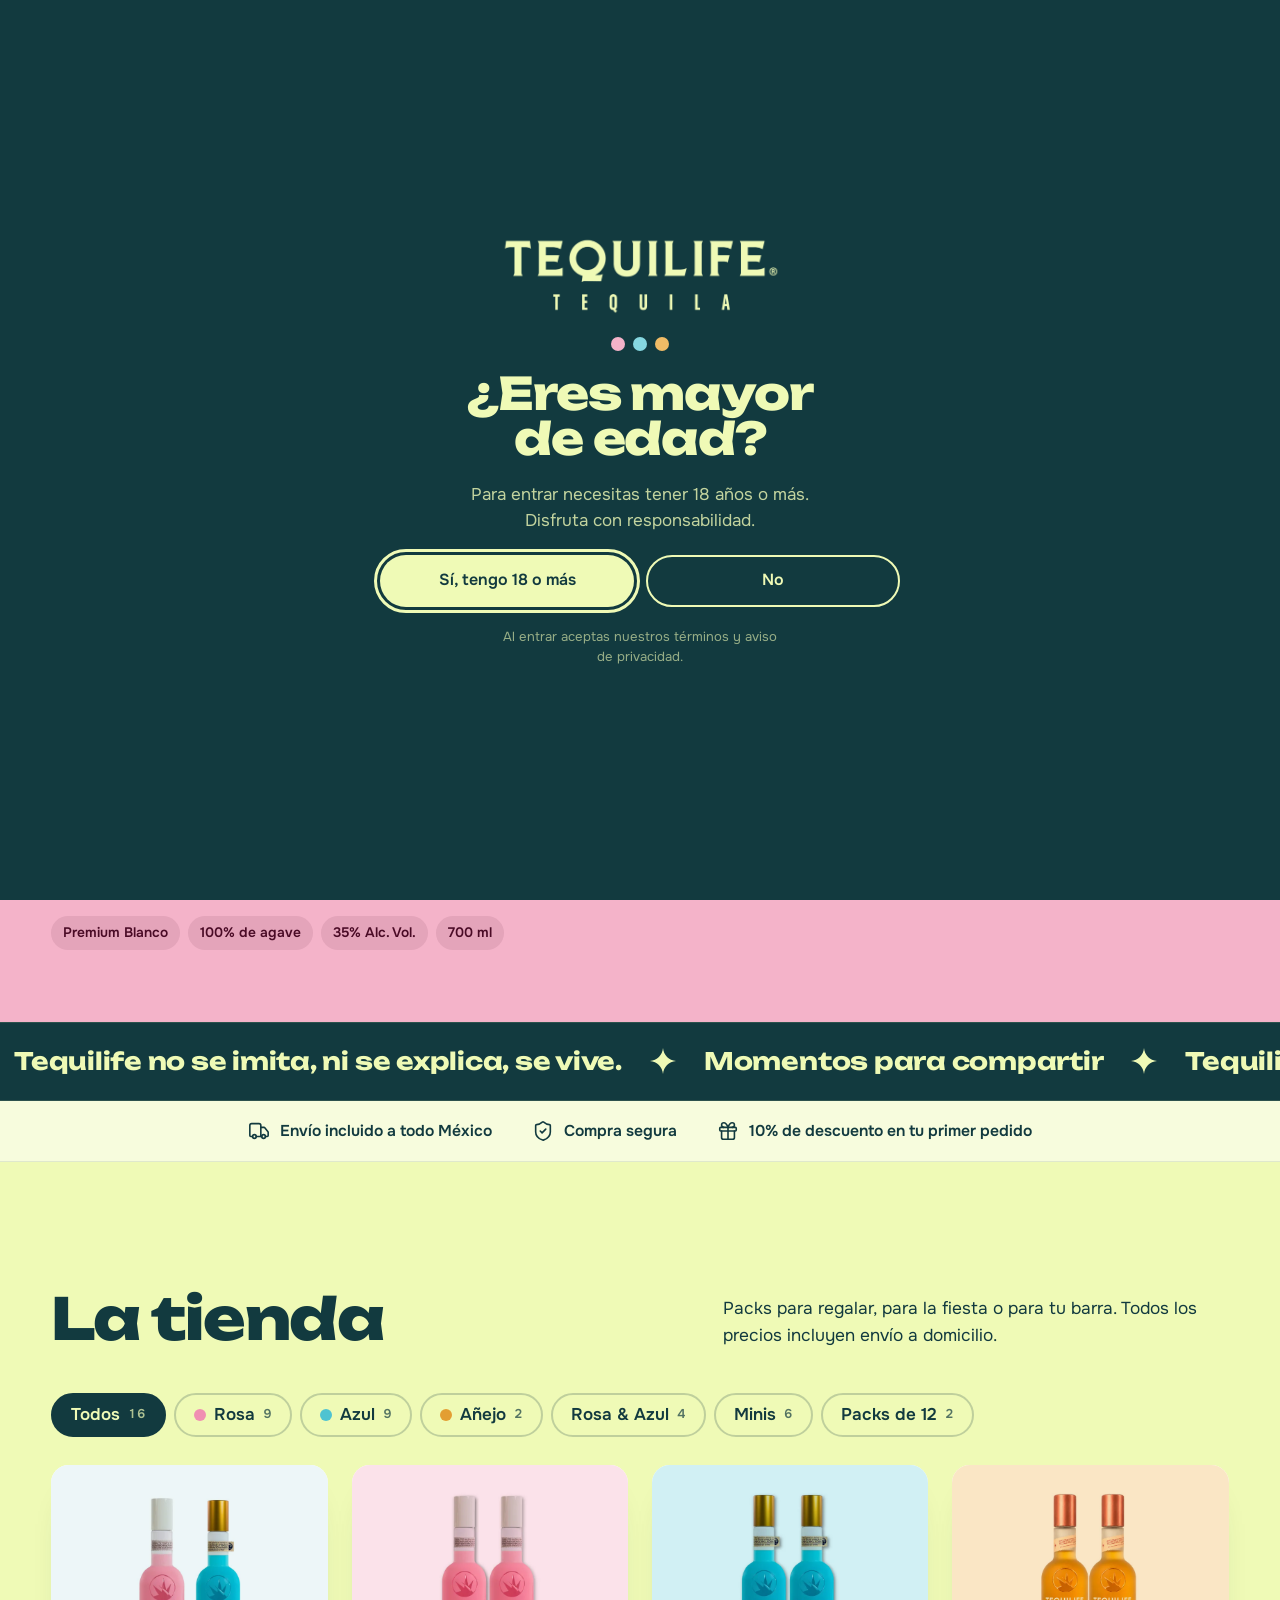
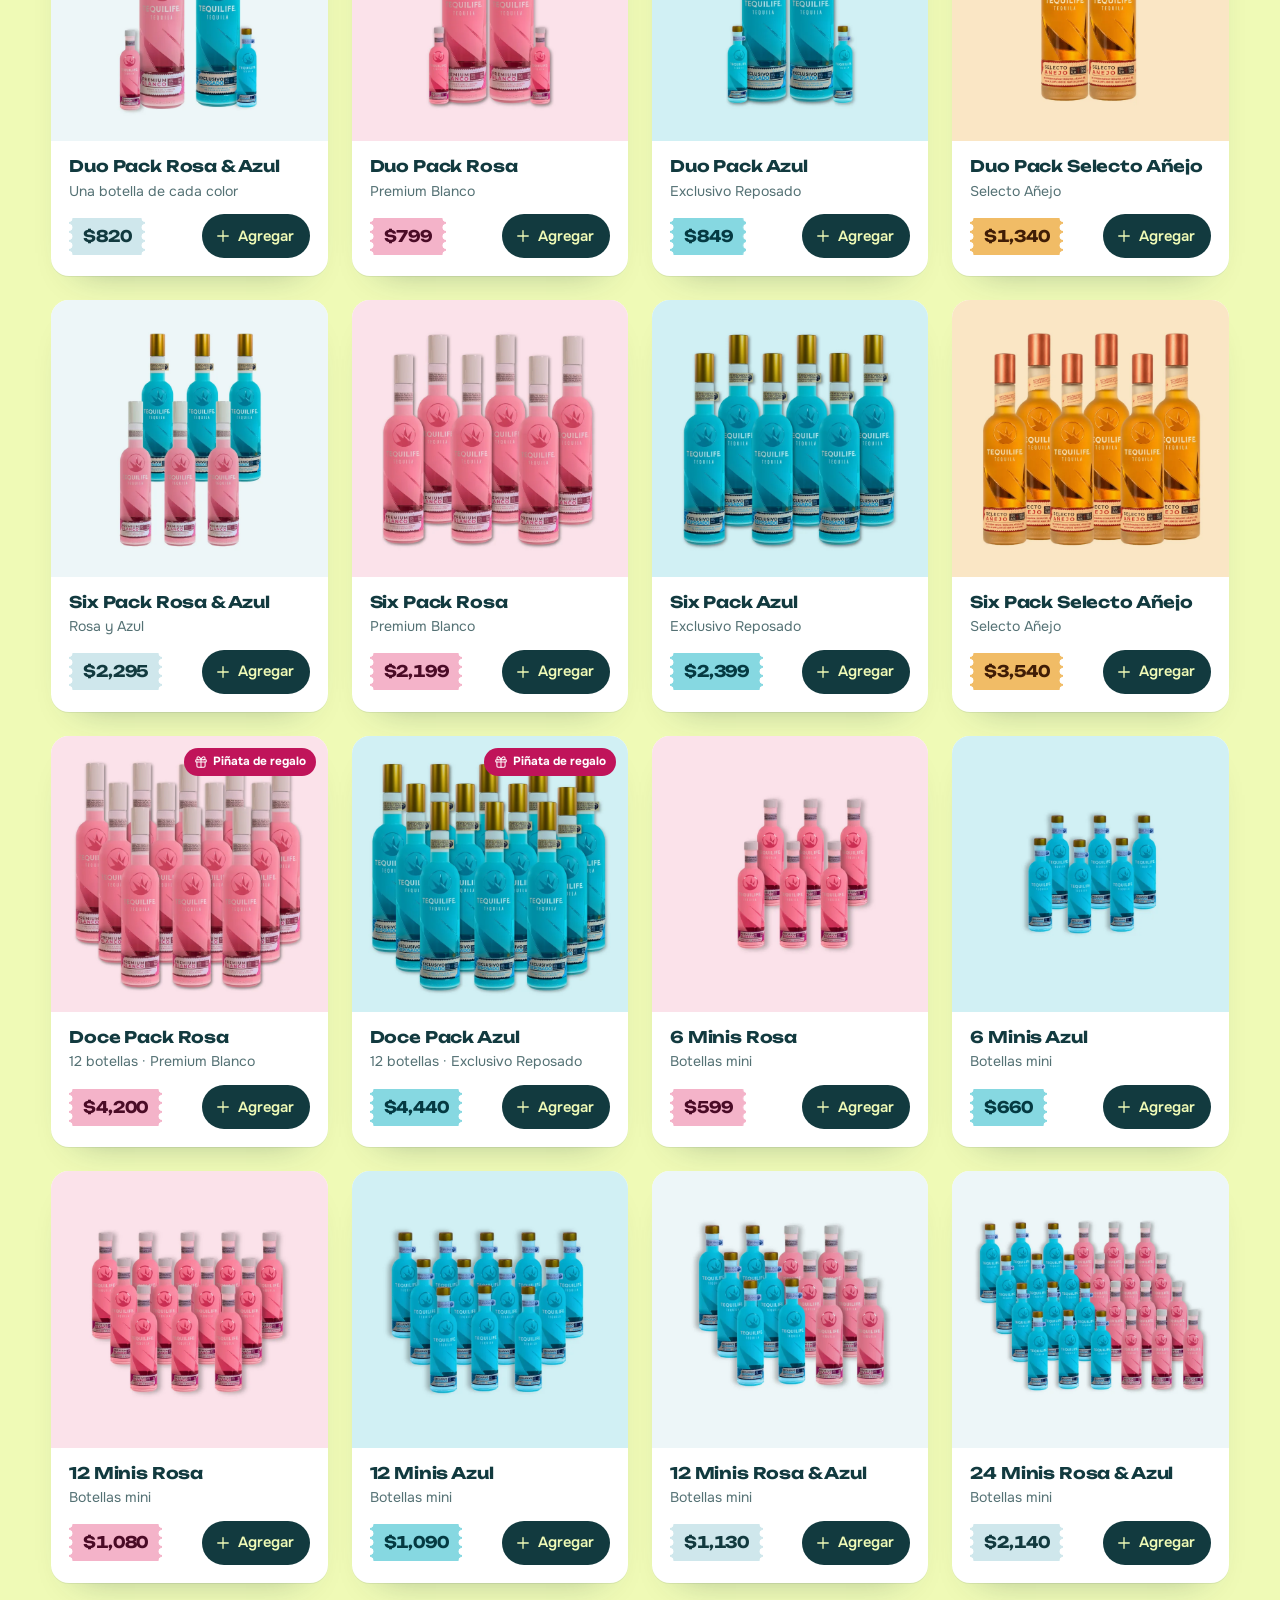
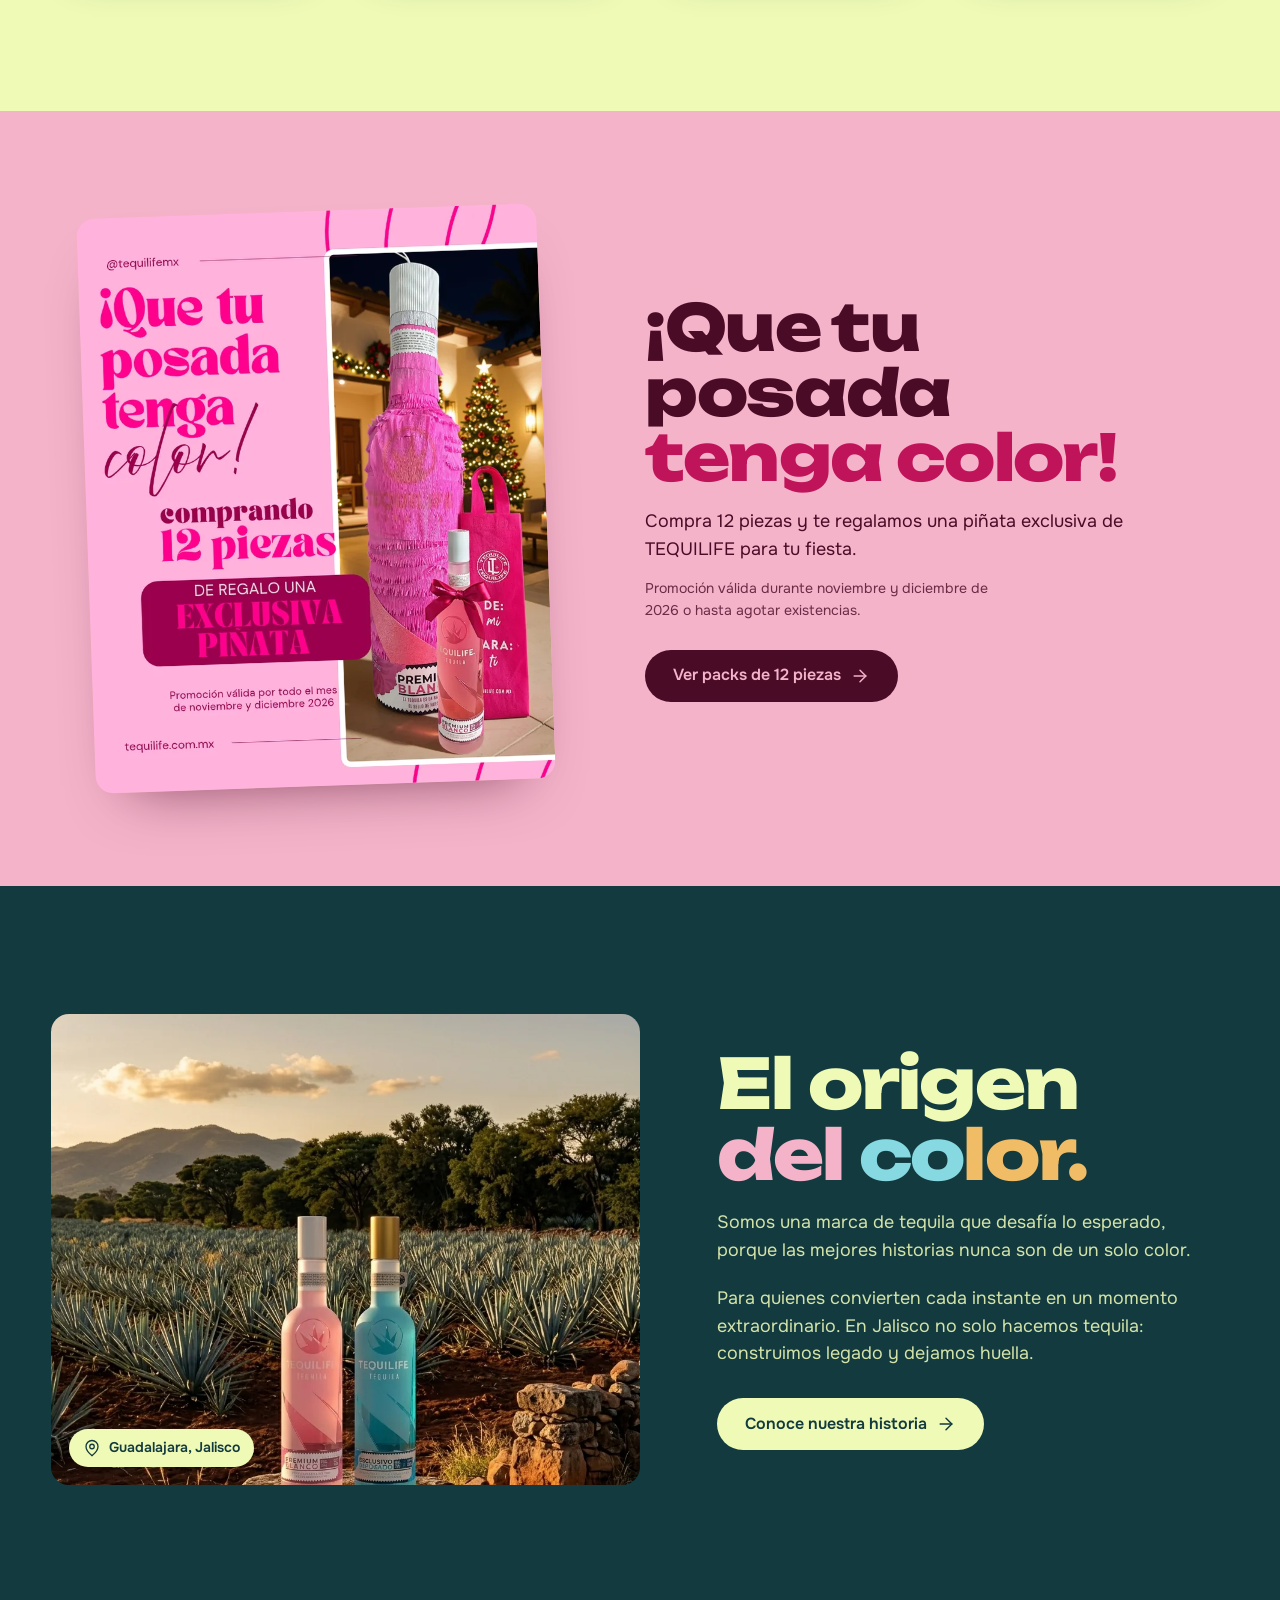
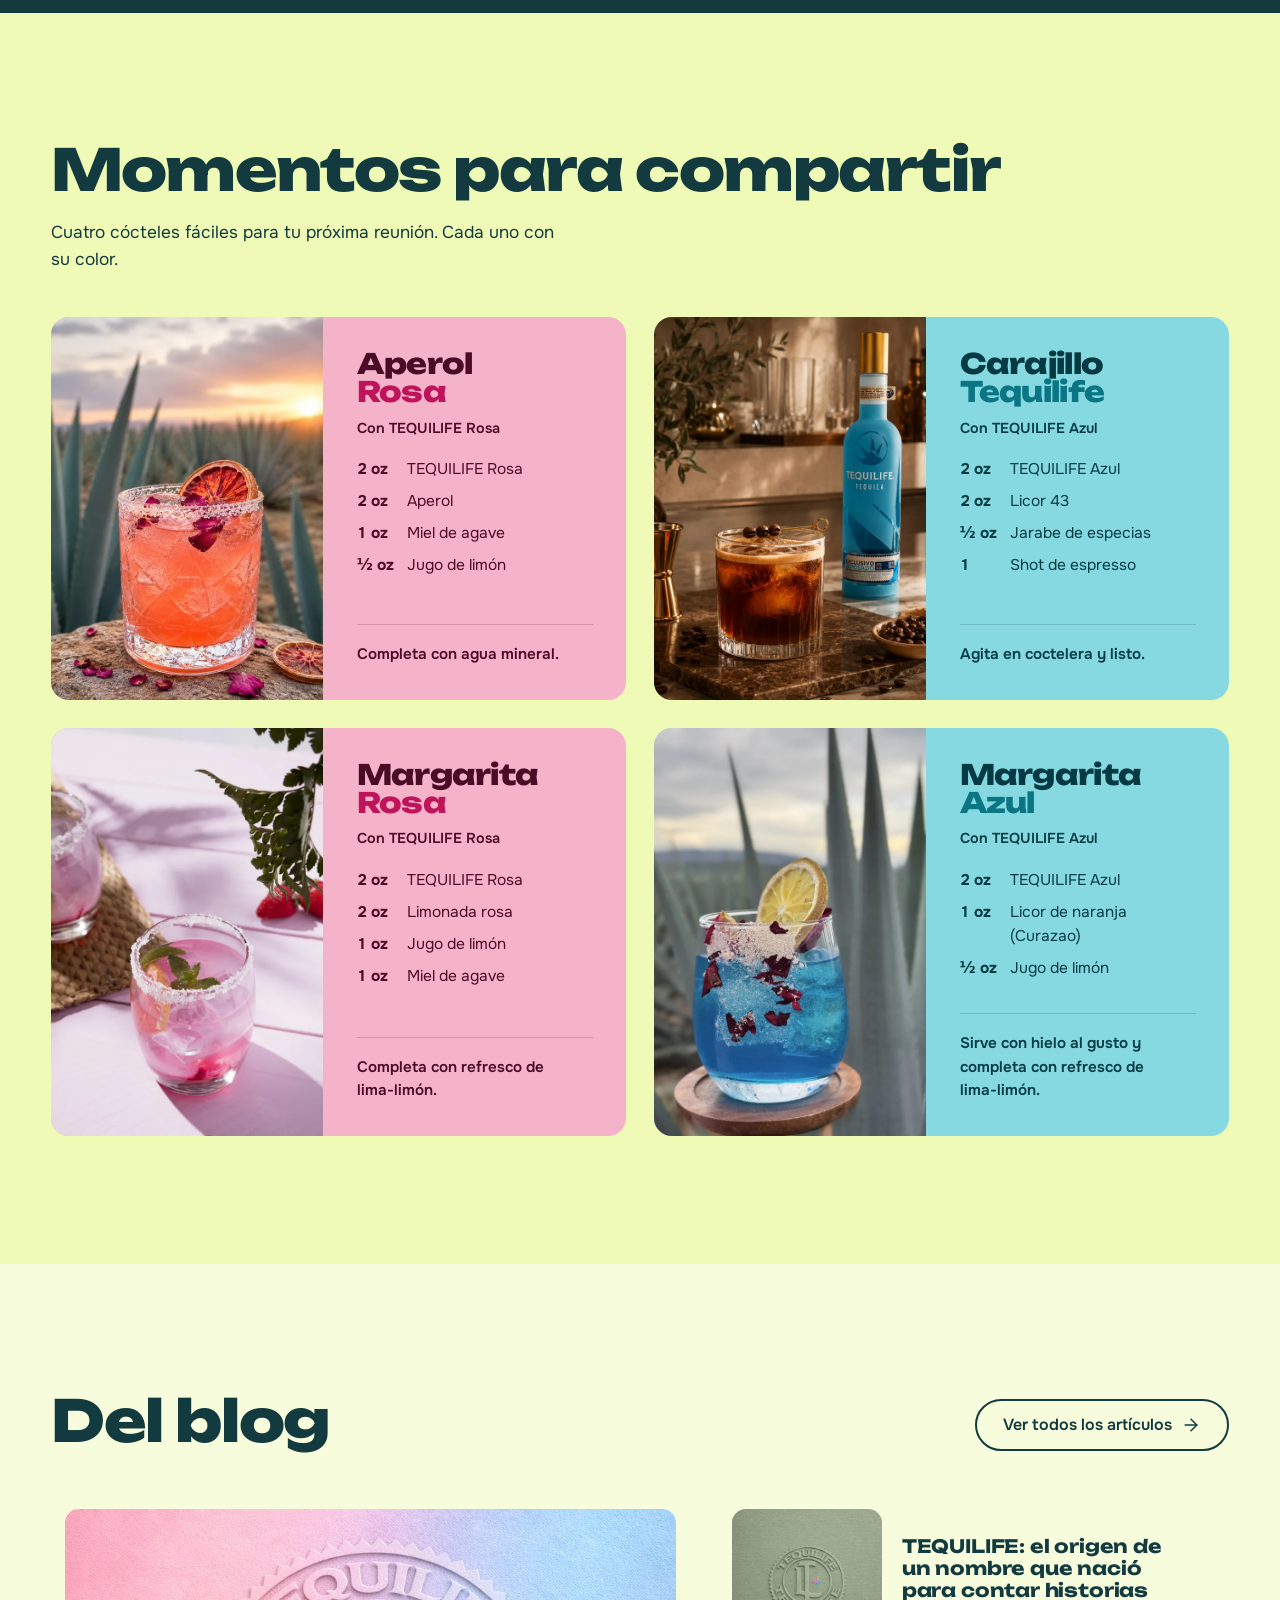
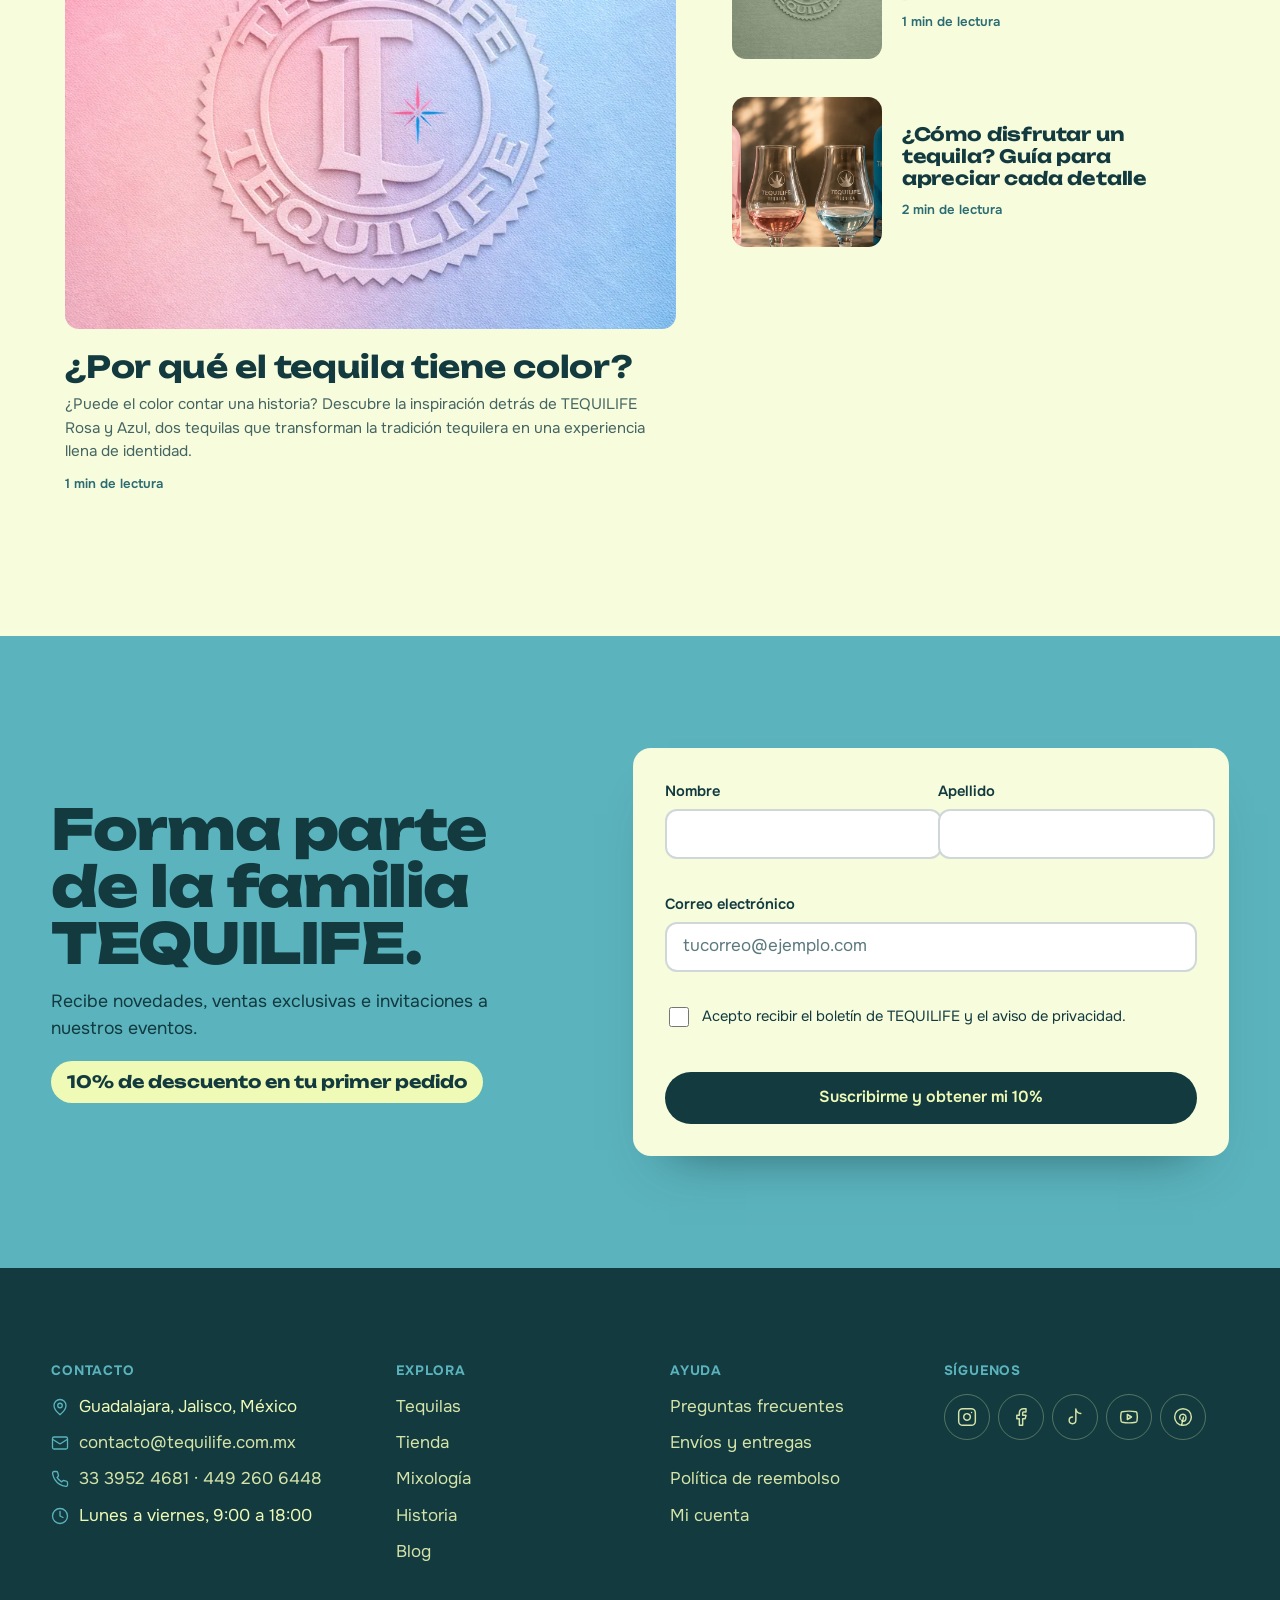
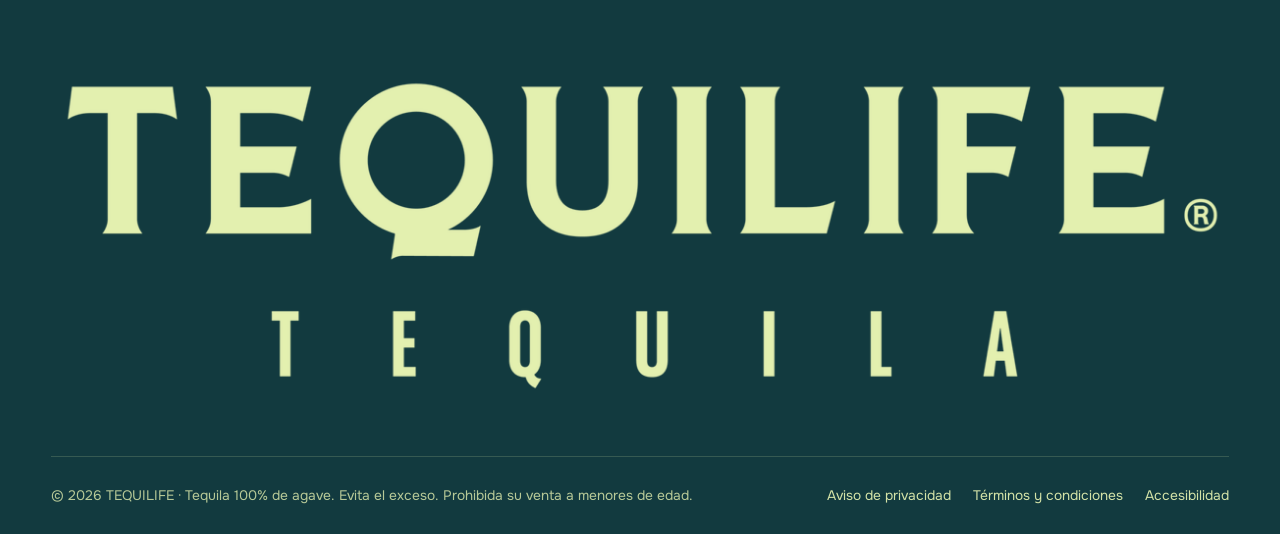
<file: index.html>
<!doctype html>
<html lang="es-MX">
<head>
<meta charset="utf-8">
<meta name="viewport" content="width=device-width, initial-scale=1">
<title>TEQUILIFE · Tequila con color</title>
<meta name="robots" content="noindex, nofollow">
<meta name="description" content="TEQUILIFE: tequila 100% de agave hecho en Jalisco. Rosa, Azul y Añejo. Envío incluido a todo México.">
<link rel="preconnect" href="https://fonts.googleapis.com">
<link rel="preconnect" href="https://fonts.gstatic.com" crossorigin>
<link href="https://fonts.googleapis.com/css2?family=Onest:wght@400;500;600;700&family=Unbounded:wght@500;700;800;900&display=swap" rel="stylesheet">
<link rel="stylesheet" href="styles.css">
</head>
<body>

<!-- Icon sprite -->
<svg width="0" height="0" style="position:absolute" aria-hidden="true">
  <symbol id="i-bag" viewBox="0 0 24 24"><path d="M6 2 3 6v14a2 2 0 0 0 2 2h14a2 2 0 0 0 2-2V6l-3-4Z"/><path d="M3 6h18"/><path d="M16 10a4 4 0 0 1-8 0"/></symbol>
  <symbol id="i-user" viewBox="0 0 24 24"><circle cx="12" cy="8" r="5"/><path d="M20 21a8 8 0 0 0-16 0"/></symbol>
  <symbol id="i-menu" viewBox="0 0 24 24"><path d="M4 7h16M4 12h16M4 17h16"/></symbol>
  <symbol id="i-x" viewBox="0 0 24 24"><path d="M18 6 6 18M6 6l12 12"/></symbol>
  <symbol id="i-plus" viewBox="0 0 24 24"><path d="M5 12h14M12 5v14"/></symbol>
  <symbol id="i-minus" viewBox="0 0 24 24"><path d="M5 12h14"/></symbol>
  <symbol id="i-check" viewBox="0 0 24 24"><path d="M20 6 9 17l-5-5"/></symbol>
  <symbol id="i-arrow" viewBox="0 0 24 24"><path d="M5 12h14"/><path d="m12 5 7 7-7 7"/></symbol>
  <symbol id="i-truck" viewBox="0 0 24 24"><path d="M14 18V6a2 2 0 0 0-2-2H4a2 2 0 0 0-2 2v11a1 1 0 0 0 1 1h2"/><path d="M15 18H9"/><path d="M19 18h2a1 1 0 0 0 1-1v-3.65a1 1 0 0 0-.22-.62l-3.48-4.35A1 1 0 0 0 17.52 8H14"/><circle cx="17" cy="18" r="2"/><circle cx="7" cy="18" r="2"/></symbol>
  <symbol id="i-gift" viewBox="0 0 24 24"><rect x="3" y="8" width="18" height="4" rx="1"/><path d="M12 8v13"/><path d="M19 12v7a2 2 0 0 1-2 2H7a2 2 0 0 1-2-2v-7"/><path d="M7.5 8a2.5 2.5 0 0 1 0-5C10 3 12 8 12 8s2-5 4.5-5a2.5 2.5 0 0 1 0 5"/></symbol>
  <symbol id="i-shield" viewBox="0 0 24 24"><path d="M20 13c0 5-3.5 7.5-7.66 8.95a1 1 0 0 1-.67-.01C7.5 20.5 4 18 4 13V6a1 1 0 0 1 1-1c2 0 4.5-1.2 6.24-2.72a1.17 1.17 0 0 1 1.52 0C14.51 3.81 17 5 19 5a1 1 0 0 1 1 1z"/><path d="m9 12 2 2 4-4"/></symbol>
  <symbol id="i-pin" viewBox="0 0 24 24"><path d="M20 10c0 5-5.5 10.2-7.4 11.8a1 1 0 0 1-1.2 0C9.5 20.2 4 15 4 10a8 8 0 0 1 16 0"/><circle cx="12" cy="10" r="3"/></symbol>
  <symbol id="i-mail" viewBox="0 0 24 24"><rect x="2" y="4" width="20" height="16" rx="2"/><path d="m22 7-8.97 5.7a1.94 1.94 0 0 1-2.06 0L2 7"/></symbol>
  <symbol id="i-phone" viewBox="0 0 24 24"><path d="M22 16.92v3a2 2 0 0 1-2.18 2 19.8 19.8 0 0 1-8.63-3.07 19.5 19.5 0 0 1-6-6A19.8 19.8 0 0 1 2.12 4.18 2 2 0 0 1 4.11 2h3a2 2 0 0 1 2 1.72c.13.96.36 1.9.7 2.81a2 2 0 0 1-.45 2.11L8.09 9.91a16 16 0 0 0 6 6l1.27-1.27a2 2 0 0 1 2.11-.45c.9.34 1.85.57 2.81.7A2 2 0 0 1 22 16.92z"/></symbol>
  <symbol id="i-clock" viewBox="0 0 24 24"><circle cx="12" cy="12" r="10"/><path d="M12 6v6l4 2"/></symbol>
  <symbol id="i-instagram" viewBox="0 0 24 24"><rect x="2" y="2" width="20" height="20" rx="5"/><path d="M16 11.37A4 4 0 1 1 12.63 8 4 4 0 0 1 16 11.37z"/><path d="M17.5 6.5h.01"/></symbol>
  <symbol id="i-facebook" viewBox="0 0 24 24"><path d="M18 2h-3a5 5 0 0 0-5 5v3H7v4h3v8h4v-8h3l1-4h-4V7a1 1 0 0 1 1-1h3z"/></symbol>
  <symbol id="i-tiktok" viewBox="0 0 24 24"><path d="M9 12a4 4 0 1 0 4 4V2.5c.5 2.7 2.7 5 6 5.2"/></symbol>
  <symbol id="i-youtube" viewBox="0 0 24 24"><path d="M2.5 17a24 24 0 0 1 0-10 2 2 0 0 1 1.4-1.4 49.6 49.6 0 0 1 16.2 0A2 2 0 0 1 21.5 7a24 24 0 0 1 0 10 2 2 0 0 1-1.4 1.4 49.6 49.6 0 0 1-16.2 0A2 2 0 0 1 2.5 17"/><path d="m10 15 5-3-5-3z"/></symbol>
  <symbol id="i-pinterest" viewBox="0 0 24 24"><circle cx="12" cy="12" r="10"/><path d="m10.4 21.5 2.2-9.3"/><path d="M8.6 14.6a3.8 3.8 0 1 1 7-2c0 2.6-1.4 4.6-3.4 4.6-.9 0-1.6-.5-1.7-1.2"/></symbol>
  <symbol id="i-star" viewBox="0 0 24 24"><path d="M12 0c.6 6.6 5.4 11.4 12 12-6.6.6-11.4 5.4-12 12-.6-6.6-5.4-11.4-12-12C6.6 11.4 11.4 6.6 12 0Z"/></symbol>
</svg>

<div class="demo-bar" role="note">
  <p class="demo-more"><b>Propuesta de diseño</b> por Pinu Industries · No es la tienda oficial de TEQUILIFE. Los pedidos y formularios no se envían.</p>
  <p class="demo-short"><b>Demo</b> de Pinu Industries · No es la tienda oficial</p>
</div>

<!-- Promo -->
<div class="promo" id="promo">
  <div class="wrap">
    <svg class="icon" aria-hidden="true"><use href="#i-gift"/></svg>
    <p><span class="promo-more">¡Que tu posada tenga color! </span>Compra 12 piezas y llévate una piñata<span class="promo-more"> exclusiva</span> de regalo. <a href="#posada">Ver promo</a></p>
    <button class="promo-close" id="promo-close" aria-label="Cerrar aviso"><svg class="icon" aria-hidden="true"><use href="#i-x"/></svg></button>
  </div>
</div>

<!-- Header -->
<header class="header on-dark" id="header">
  <div class="wrap">
    <a href="#inicio" class="logo" aria-label="TEQUILIFE, ir al inicio"></a>
    <nav class="nav" aria-label="Principal">
      <a href="#inicio">Tequilas</a>
      <a href="#tienda">Tienda</a>
      <a href="#cocteles">Cócteles</a>
      <a href="#historia">Historia</a>
      <a href="#blog">Blog</a>
    </nav>
    <div class="tools">
      <a href="#" class="tool tool-account" aria-label="Mi cuenta"><svg class="icon" aria-hidden="true"><use href="#i-user"/></svg></a>
      <button class="tool cart-btn" id="cart-open" aria-label="Abrir carrito, 0 productos">
        <svg class="icon" aria-hidden="true"><use href="#i-bag"/></svg>
        <span class="cart-label">Carrito</span>
        <span class="cart-count" id="cart-count">0</span>
      </button>
      <button class="tool menu-btn" id="menu-open" aria-label="Abrir menú" aria-expanded="false" aria-controls="mobile-menu"><svg class="icon" aria-hidden="true"><use href="#i-menu"/></svg></button>
    </div>
  </div>
</header>

<div class="mobile-menu on-dark" id="mobile-menu" role="dialog" aria-modal="true" aria-label="Menú">
  <div class="mobile-menu-top">
    <span class="logo" style="width:124px" aria-hidden="true"></span>
    <button class="tool" id="menu-close" aria-label="Cerrar menú"><svg class="icon" aria-hidden="true"><use href="#i-x"/></svg></button>
  </div>
  <nav aria-label="Móvil">
    <a href="#inicio">Tequilas</a>
    <a href="#tienda">Tienda</a>
    <a href="#cocteles">Cócteles</a>
    <a href="#historia">Historia</a>
    <a href="#blog">Blog</a>
  </nav>
  <div class="menu-foot">
    <a href="#" class="btn btn-lime"><svg class="icon" aria-hidden="true"><use href="#i-user"/></svg>Mi cuenta</a>
  </div>
</div>

<main>
  <!-- HERO -->
  <section class="hero" id="inicio" data-tone="rosa" aria-labelledby="hero-title">
    <div class="wrap">
      <div class="hero-copy">
        <h1 id="hero-title"><span>Un tequila.</span><span>Tres colores.</span><span>Mil historias.</span></h1>
        <p class="hero-lede">Nacimos para demostrar que el tequila puede verse diferente sin perder su esencia. 100% de agave, hecho en Jalisco.</p>

        <fieldset class="picker">
          <legend>Elige tu color</legend>
          <div class="swatches">
            <label class="swatch"><input type="radio" name="tone" value="rosa" checked><i class="dot" style="background:var(--rosa-deep)"></i><span>Rosa<small>Premium Blanco</small></span></label>
            <label class="swatch"><input type="radio" name="tone" value="azul"><i class="dot" style="background:var(--azul-deep)"></i><span>Azul<small>Exclusivo Reposado</small></span></label>
            <label class="swatch"><input type="radio" name="tone" value="anejo"><i class="dot" style="background:var(--anejo-deep)"></i><span>Añejo<small>Selecto Añejo</small></span></label>
          </div>
        </fieldset>

        <div class="buy">
          <button class="btn btn-solid" id="hero-add"><svg class="icon" aria-hidden="true"><use href="#i-bag"/></svg><span id="hero-add-label">Agregar Duo Pack Rosa</span></button>
          <div class="buy-meta" aria-live="polite"><strong id="hero-price">$799</strong>Envío incluido</div>
        </div>
        <div class="specs" aria-label="Características">
          <span class="spec" id="hero-type">Premium Blanco</span>
          <span class="spec">100% de agave</span>
          <span class="spec">35% Alc. Vol.</span>
          <span class="spec">700 ml</span>
        </div>
      </div>

      <div class="stage" aria-hidden="true">
        <div class="stage-word"><span id="stage-word">ROSA</span></div>
        <div class="arch">
          <img src="assets/hero-rosa.webp" alt="" class="is-active" data-tone="rosa" width="733" height="1100" fetchpriority="high">
          <img src="assets/hero-azul.webp" alt="" data-tone="azul" width="733" height="1100" loading="lazy">
          <img src="assets/hero-anejo.webp" alt="" data-tone="anejo" width="733" height="1100" loading="lazy">
        </div>
        <div class="seal"><div><b>100%</b>de agave<br>Jalisco</div></div>
      </div>
    </div>
  </section>

  <!-- Marquee -->
  <div class="marquee" aria-hidden="true">
    <div class="marquee-track">
      <p>Tequilife no se imita, ni se explica, se vive.<svg><use href="#i-star"/></svg>Momentos para compartir<svg><use href="#i-star"/></svg>Tequilife no se imita, ni se explica, se vive.<svg><use href="#i-star"/></svg>Momentos para compartir<svg><use href="#i-star"/></svg></p>
      <p>Tequilife no se imita, ni se explica, se vive.<svg><use href="#i-star"/></svg>Momentos para compartir<svg><use href="#i-star"/></svg>Tequilife no se imita, ni se explica, se vive.<svg><use href="#i-star"/></svg>Momentos para compartir<svg><use href="#i-star"/></svg></p>
    </div>
  </div>

  <div class="perks">
    <div class="wrap">
      <ul>
        <li><svg class="icon" aria-hidden="true"><use href="#i-truck"/></svg>Envío incluido a todo México</li>
        <li><svg class="icon" aria-hidden="true"><use href="#i-shield"/></svg>Compra segura</li>
        <li><svg class="icon" aria-hidden="true"><use href="#i-gift"/></svg>10% de descuento en tu primer pedido</li>
      </ul>
    </div>
  </div>

  <!-- SHOP -->
  <section class="section" id="tienda" aria-labelledby="shop-title">
    <div class="wrap">
      <div class="section-head">
        <h2 id="shop-title">La tienda</h2>
        <p>Packs para regalar, para la fiesta o para tu barra. Todos los precios incluyen envío a domicilio.</p>
      </div>
      <div class="filters" role="group" aria-label="Filtrar productos" id="filters"></div>
      <div class="grid" id="grid" aria-live="polite"></div>
    </div>
  </section>

  <!-- POSADA PROMO -->
  <section class="posada" id="posada" aria-labelledby="posada-title">
    <div class="wrap">
      <figure><img src="assets/promo-posada.webp" alt="Botella de TEQUILIFE Rosa con piñata de regalo: promoción de posadas" width="720" height="900" loading="lazy"></figure>
      <div>
        <h2 id="posada-title">¡Que tu posada <em>tenga color!</em></h2>
        <p>Compra 12 piezas y te regalamos una piñata exclusiva de TEQUILIFE para tu fiesta.</p>
        <p class="fine">Promoción válida durante noviembre y diciembre de 2026 o hasta agotar existencias.</p>
        <a href="#tienda" class="btn" data-filter-link="doce">Ver packs de 12 piezas <svg class="icon" aria-hidden="true"><use href="#i-arrow"/></svg></a>
      </div>
    </div>
  </section>

  <!-- STORY -->
  <section class="story section on-dark" id="historia" aria-labelledby="story-title">
    <div class="wrap">
      <figure>
        <img src="assets/campo.webp" alt="Botellas de TEQUILIFE Rosa y Azul en un campo de agave al atardecer" width="1024" height="784" loading="lazy">
        <figcaption><svg class="icon" aria-hidden="true"><use href="#i-pin"/></svg>Guadalajara, Jalisco</figcaption>
      </figure>
      <div>
        <h2 id="story-title">El origen <span class="c1">del</span> <span class="c2">co</span><span class="c3">lor.</span></h2>
        <p>Somos una marca de tequila que desafía lo esperado, porque las mejores historias nunca son de un solo color.</p>
        <p>Para quienes convierten cada instante en un momento extraordinario. En Jalisco no solo hacemos tequila: construimos legado y dejamos huella.</p>
        <a href="#blog" class="btn btn-lime">Conoce nuestra historia <svg class="icon" aria-hidden="true"><use href="#i-arrow"/></svg></a>
      </div>
    </div>
  </section>

  <!-- COCKTAILS -->
  <section class="section" id="cocteles" aria-labelledby="cocktails-title">
    <div class="wrap">
      <div class="section-head">
        <h2 id="cocktails-title">Momentos para compartir</h2>
        <p>Cuatro cócteles fáciles para tu próxima reunión. Cada uno con su color.</p>
      </div>
      <div class="cocktails-grid">
        <article class="recipe" data-tone="rosa">
          <img src="assets/coctel-aperol.webp" alt="Aperol Rosa con escarchado, naranja deshidratada y pétalos de rosa" width="675" height="900" loading="lazy">
          <div class="recipe-body">
            <h3>Aperol <span>Rosa</span></h3>
            <p class="recipe-uses">Con TEQUILIFE Rosa</p>
            <ul>
              <li><b>2 oz</b>TEQUILIFE Rosa</li>
              <li><b>2 oz</b>Aperol</li>
              <li><b>1 oz</b>Miel de agave</li>
              <li><b>½ oz</b>Jugo de limón</li>
            </ul>
            <p class="finish">Completa con agua mineral.</p>
          </div>
        </article>
        <article class="recipe" data-tone="azul">
          <img src="assets/coctel-carajillo.webp" alt="Carajillo Tequilife en vaso corto junto a una botella de TEQUILIFE Azul" width="640" height="900" loading="lazy">
          <div class="recipe-body">
            <h3>Carajillo <span>Tequilife</span></h3>
            <p class="recipe-uses">Con TEQUILIFE Azul</p>
            <ul>
              <li><b>2 oz</b>TEQUILIFE Azul</li>
              <li><b>2 oz</b>Licor 43</li>
              <li><b>½ oz</b>Jarabe de especias</li>
              <li><b>1</b>Shot de espresso</li>
            </ul>
            <p class="finish">Agita en coctelera y listo.</p>
          </div>
        </article>
        <article class="recipe" data-tone="rosa">
          <img src="assets/coctel-margarita-rosa.webp" alt="Margarita Rosa con escarchado y hierbabuena" width="600" height="900" loading="lazy">
          <div class="recipe-body">
            <h3>Margarita <span>Rosa</span></h3>
            <p class="recipe-uses">Con TEQUILIFE Rosa</p>
            <ul>
              <li><b>2 oz</b>TEQUILIFE Rosa</li>
              <li><b>2 oz</b>Limonada rosa</li>
              <li><b>1 oz</b>Jugo de limón</li>
              <li><b>1 oz</b>Miel de agave</li>
            </ul>
            <p class="finish">Completa con refresco de lima-limón.</p>
          </div>
        </article>
        <article class="recipe" data-tone="azul">
          <img src="assets/coctel-margarita-azul.webp" alt="Margarita Azul con rodaja de limón entre agaves" width="675" height="900" loading="lazy">
          <div class="recipe-body">
            <h3>Margarita <span>Azul</span></h3>
            <p class="recipe-uses">Con TEQUILIFE Azul</p>
            <ul>
              <li><b>2 oz</b>TEQUILIFE Azul</li>
              <li><b>1 oz</b>Licor de naranja (Curazao)</li>
              <li><b>½ oz</b>Jugo de limón</li>
            </ul>
            <p class="finish">Sirve con hielo al gusto y completa con refresco de lima-limón.</p>
          </div>
        </article>
      </div>
    </div>
  </section>

  <!-- BLOG -->
  <section class="section blog" id="blog" aria-labelledby="blog-title">
    <div class="wrap">
      <div class="section-head">
        <h2 id="blog-title">Del blog</h2>
        <a href="#" class="btn btn-ghost">Ver todos los artículos <svg class="icon" aria-hidden="true"><use href="#i-arrow"/></svg></a>
      </div>
      <div class="posts">
        <a href="#" class="post post-lead">
          <img src="assets/blog-color.webp" alt="Sello de TEQUILIFE grabado en papel rosa y azul" width="800" height="800" loading="lazy">
          <div>
            <h3>¿Por qué el tequila tiene color?</h3>
            <p>¿Puede el color contar una historia? Descubre la inspiración detrás de TEQUILIFE Rosa y Azul, dos tequilas que transforman la tradición tequilera en una experiencia llena de identidad.</p>
            <p class="meta">1 min de lectura</p>
          </div>
        </a>
        <div class="post-list">
          <a href="#" class="post">
            <img src="assets/blog-nombre.webp" alt="Sello de TEQUILIFE grabado en papel verde" width="800" height="800" loading="lazy">
            <div>
              <h3>TEQUILIFE: el origen de un nombre que nació para contar historias</h3>
              <p class="meta">1 min de lectura</p>
            </div>
          </a>
          <a href="#" class="post">
            <img src="assets/blog-copas.webp" alt="Dos copas catadoras con tequila rosa y azul" width="503" height="800" loading="lazy">
            <div>
              <h3>¿Cómo disfrutar un tequila? Guía para apreciar cada detalle</h3>
              <p class="meta">2 min de lectura</p>
            </div>
          </a>
        </div>
      </div>
    </div>
  </section>

  <!-- CLUB -->
  <section class="club" aria-labelledby="club-title">
    <div class="wrap">
      <div>
        <h2 id="club-title">Forma parte de la familia TEQUILIFE.</h2>
        <p>Recibe novedades, ventas exclusivas e invitaciones a nuestros eventos.</p>
        <strong class="off">10% de descuento en tu primer pedido</strong>
      </div>
      <form class="form" id="club-form" novalidate>
        <div class="field"><label for="f-name">Nombre</label><input id="f-name" name="nombre" autocomplete="given-name" required><span class="err" id="e-name"></span></div>
        <div class="field"><label for="f-last">Apellido</label><input id="f-last" name="apellido" autocomplete="family-name" required><span class="err" id="e-last"></span></div>
        <div class="field full"><label for="f-mail">Correo electrónico</label><input id="f-mail" name="email" type="email" autocomplete="email" placeholder="tucorreo@ejemplo.com" required><span class="err" id="e-mail"></span></div>
        <label class="check"><input type="checkbox" id="f-ok" required> Acepto recibir el boletín de TEQUILIFE y el aviso de privacidad.</label>
        <span class="err full" id="e-ok" style="grid-column:1/-1"></span>
        <button class="btn btn-solid" type="submit">Suscribirme y obtener mi 10%</button>
      </form>
    </div>
  </section>
</main>

<!-- FOOTER -->
<footer class="footer on-dark">
  <div class="wrap">
    <div class="footer-grid">
      <div>
        <h3>Contacto</h3>
        <ul>
          <li><svg class="icon" aria-hidden="true"><use href="#i-pin"/></svg>Guadalajara, Jalisco, México</li>
          <li><svg class="icon" aria-hidden="true"><use href="#i-mail"/></svg><a href="mailto:contacto@tequilife.com.mx">contacto@tequilife.com.mx</a></li>
          <li><svg class="icon" aria-hidden="true"><use href="#i-phone"/></svg><span><a href="tel:+523339524681">33 3952 4681</a> · <a href="tel:+524492606448">449 260 6448</a></span></li>
          <li><svg class="icon" aria-hidden="true"><use href="#i-clock"/></svg>Lunes a viernes, 9:00 a 18:00</li>
        </ul>
      </div>
      <div>
        <h3>Explora</h3>
        <ul>
          <li><a href="#inicio">Tequilas</a></li>
          <li><a href="#tienda">Tienda</a></li>
          <li><a href="#cocteles">Mixología</a></li>
          <li><a href="#historia">Historia</a></li>
          <li><a href="#blog">Blog</a></li>
        </ul>
      </div>
      <div>
        <h3>Ayuda</h3>
        <ul>
          <li><a href="#">Preguntas frecuentes</a></li>
          <li><a href="#">Envíos y entregas</a></li>
          <li><a href="#">Política de reembolso</a></li>
          <li><a href="#">Mi cuenta</a></li>
        </ul>
      </div>
      <div>
        <h3>Síguenos</h3>
        <div class="socials">
          <a href="#" aria-label="Instagram"><svg class="icon" aria-hidden="true"><use href="#i-instagram"/></svg></a>
          <a href="#" aria-label="Facebook"><svg class="icon" aria-hidden="true"><use href="#i-facebook"/></svg></a>
          <a href="#" aria-label="TikTok"><svg class="icon" aria-hidden="true"><use href="#i-tiktok"/></svg></a>
          <a href="#" aria-label="YouTube"><svg class="icon" aria-hidden="true"><use href="#i-youtube"/></svg></a>
          <a href="#" aria-label="Pinterest"><svg class="icon" aria-hidden="true"><use href="#i-pinterest"/></svg></a>
        </div>
      </div>
    </div>
    <div class="footer-logo" role="img" aria-label="TEQUILIFE Tequila"></div>
    <div class="legal">
      <p>© 2026 TEQUILIFE · Tequila 100% de agave. Evita el exceso. Prohibida su venta a menores de edad.</p>
      <ul>
        <li><a href="#">Aviso de privacidad</a></li>
        <li><a href="#">Términos y condiciones</a></li>
        <li><a href="#">Accesibilidad</a></li>
      </ul>
    </div>
  </div>
</footer>

<!-- Cart drawer -->
<div class="scrim" id="scrim"></div>
<aside class="drawer" id="drawer" role="dialog" aria-modal="true" aria-labelledby="drawer-title">
  <div class="drawer-head">
    <h2 id="drawer-title">Tu carrito</h2>
    <button class="icon-btn" id="cart-close" aria-label="Cerrar carrito"><svg class="icon" aria-hidden="true"><use href="#i-x"/></svg></button>
  </div>
  <div class="drawer-body" id="drawer-body"></div>
  <div class="drawer-foot" id="drawer-foot"></div>
</aside>

<div class="toast" id="toast" role="status" aria-live="polite">
  <svg class="icon" aria-hidden="true"><use href="#i-check"/></svg>
  <span id="toast-text">Agregado al carrito</span>
  <button id="toast-view">Ver carrito</button>
</div>

<!-- Age gate -->
<div class="gate on-dark" id="gate" role="dialog" aria-modal="true" aria-labelledby="gate-title" hidden>
  <div class="gate-card">
    <span class="logo" role="img" aria-label="TEQUILIFE Tequila"></span>
    <div class="gate-dots" aria-hidden="true"><i style="background:var(--rosa-field)"></i><i style="background:var(--azul-field)"></i><i style="background:var(--anejo-field)"></i></div>
    <h2 id="gate-title">¿Eres mayor de edad?</h2>
    <p>Para entrar necesitas tener 18 años o más. Disfruta con responsabilidad.</p>
    <div class="gate-actions">
      <button class="btn btn-lime" id="gate-yes">Sí, tengo 18 o más</button>
      <button class="btn btn-ghost" id="gate-no">No</button>
    </div>
    <p class="small" id="gate-msg" aria-live="polite">Al entrar aceptas nuestros términos y aviso de privacidad.</p>
  </div>
</div>

<script src="app.js" defer></script>
</body>
</html>
</file>
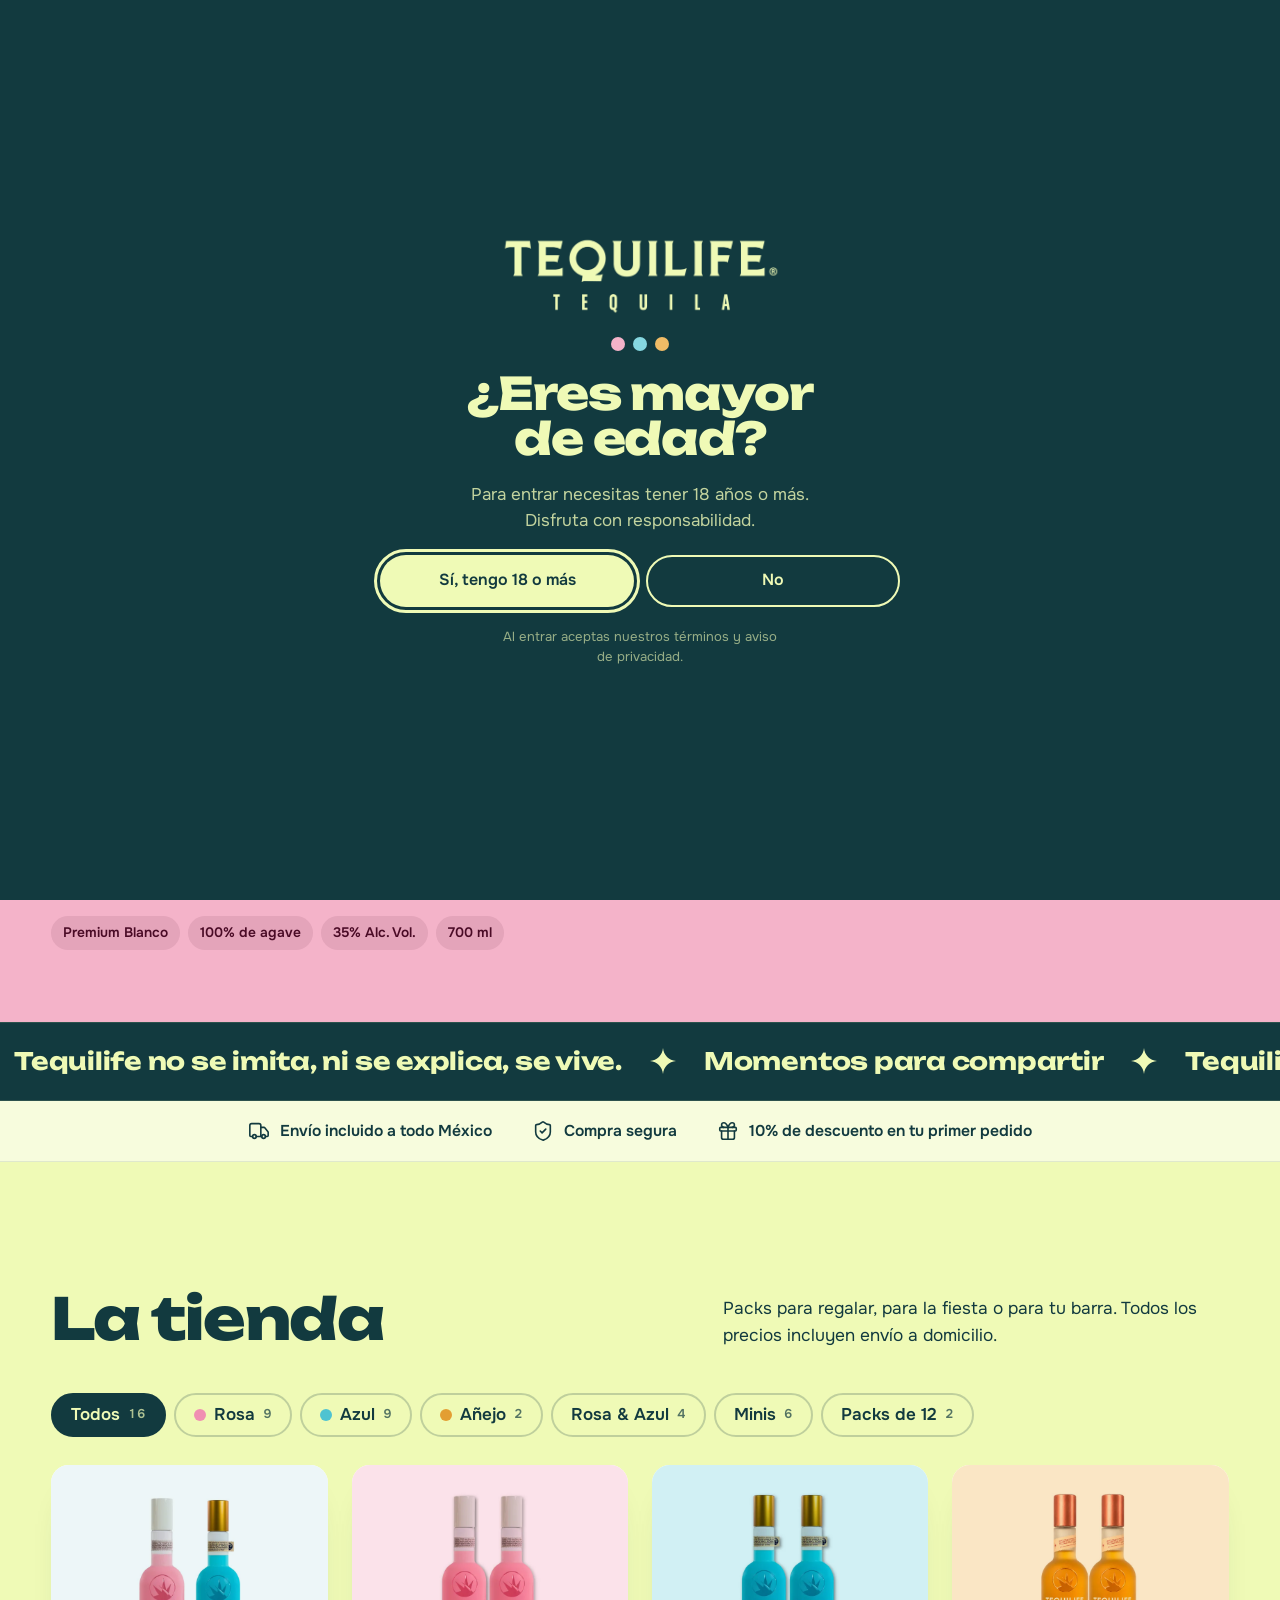
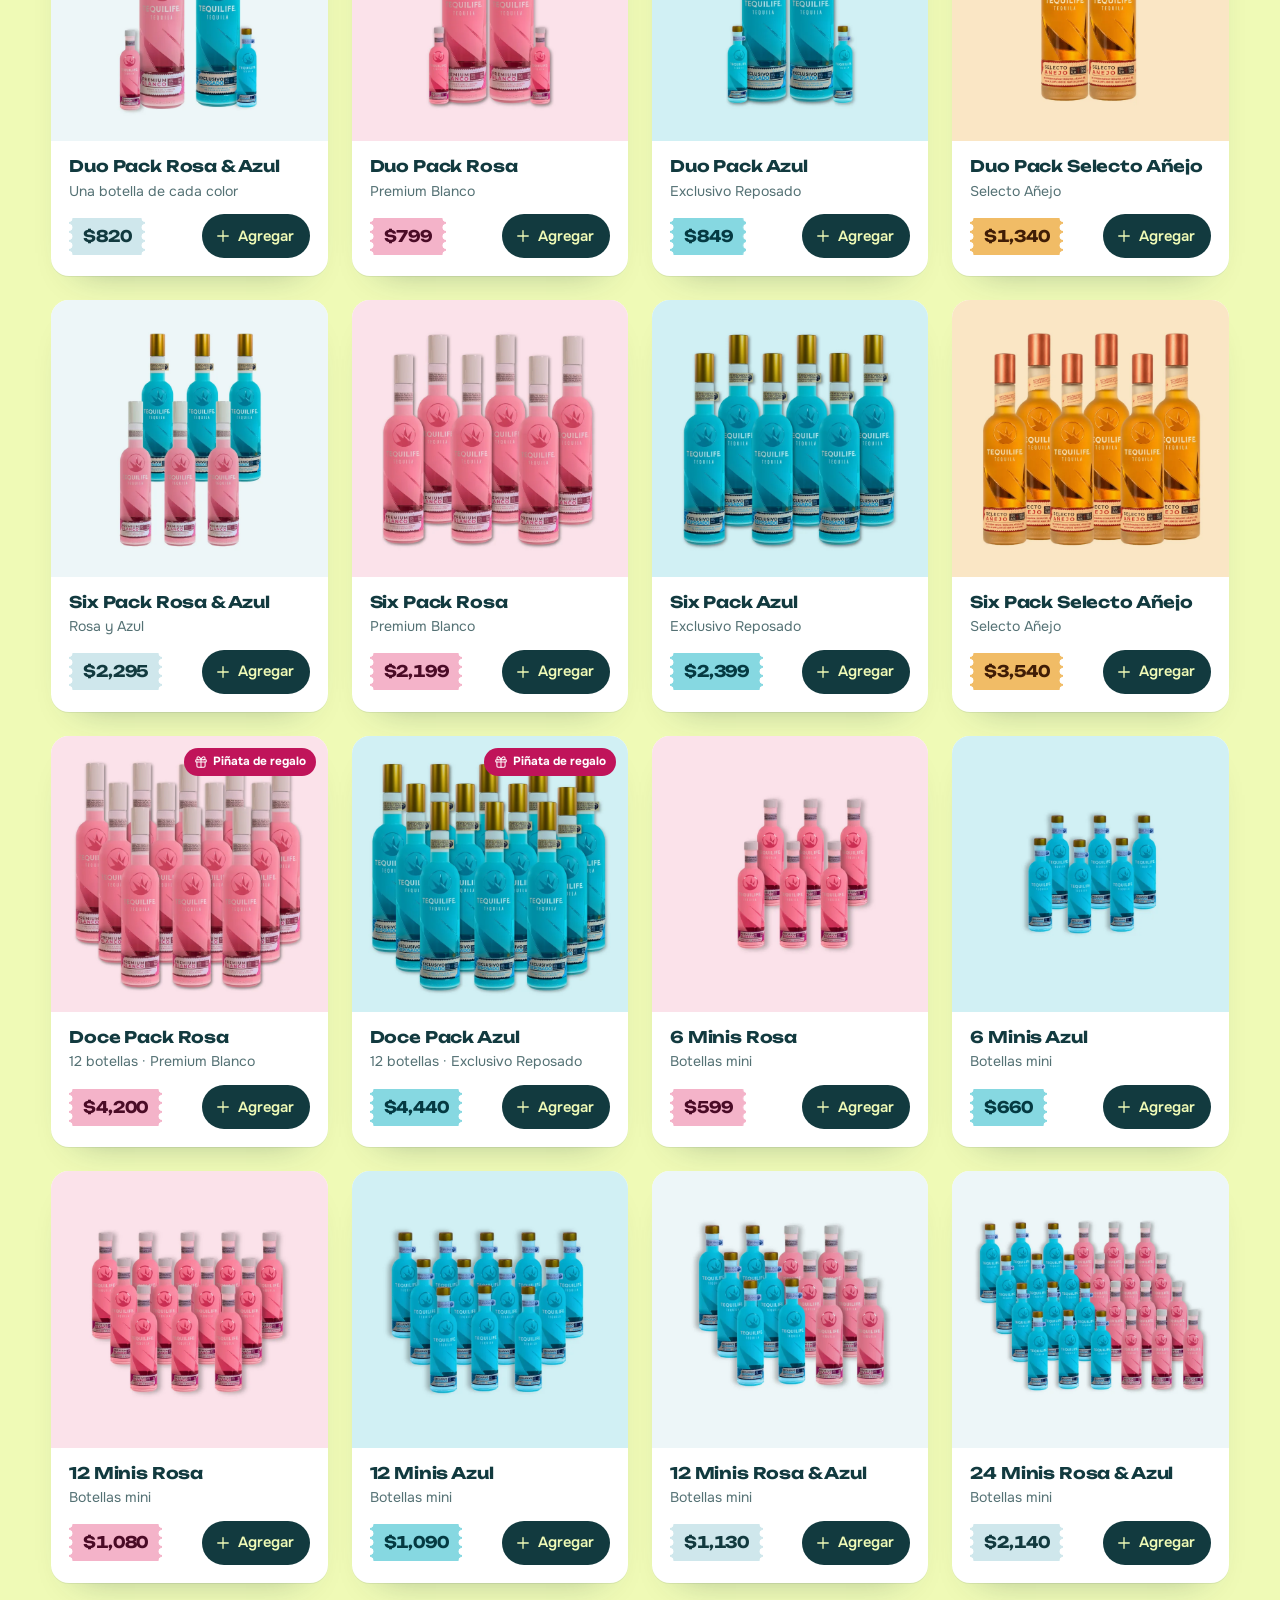
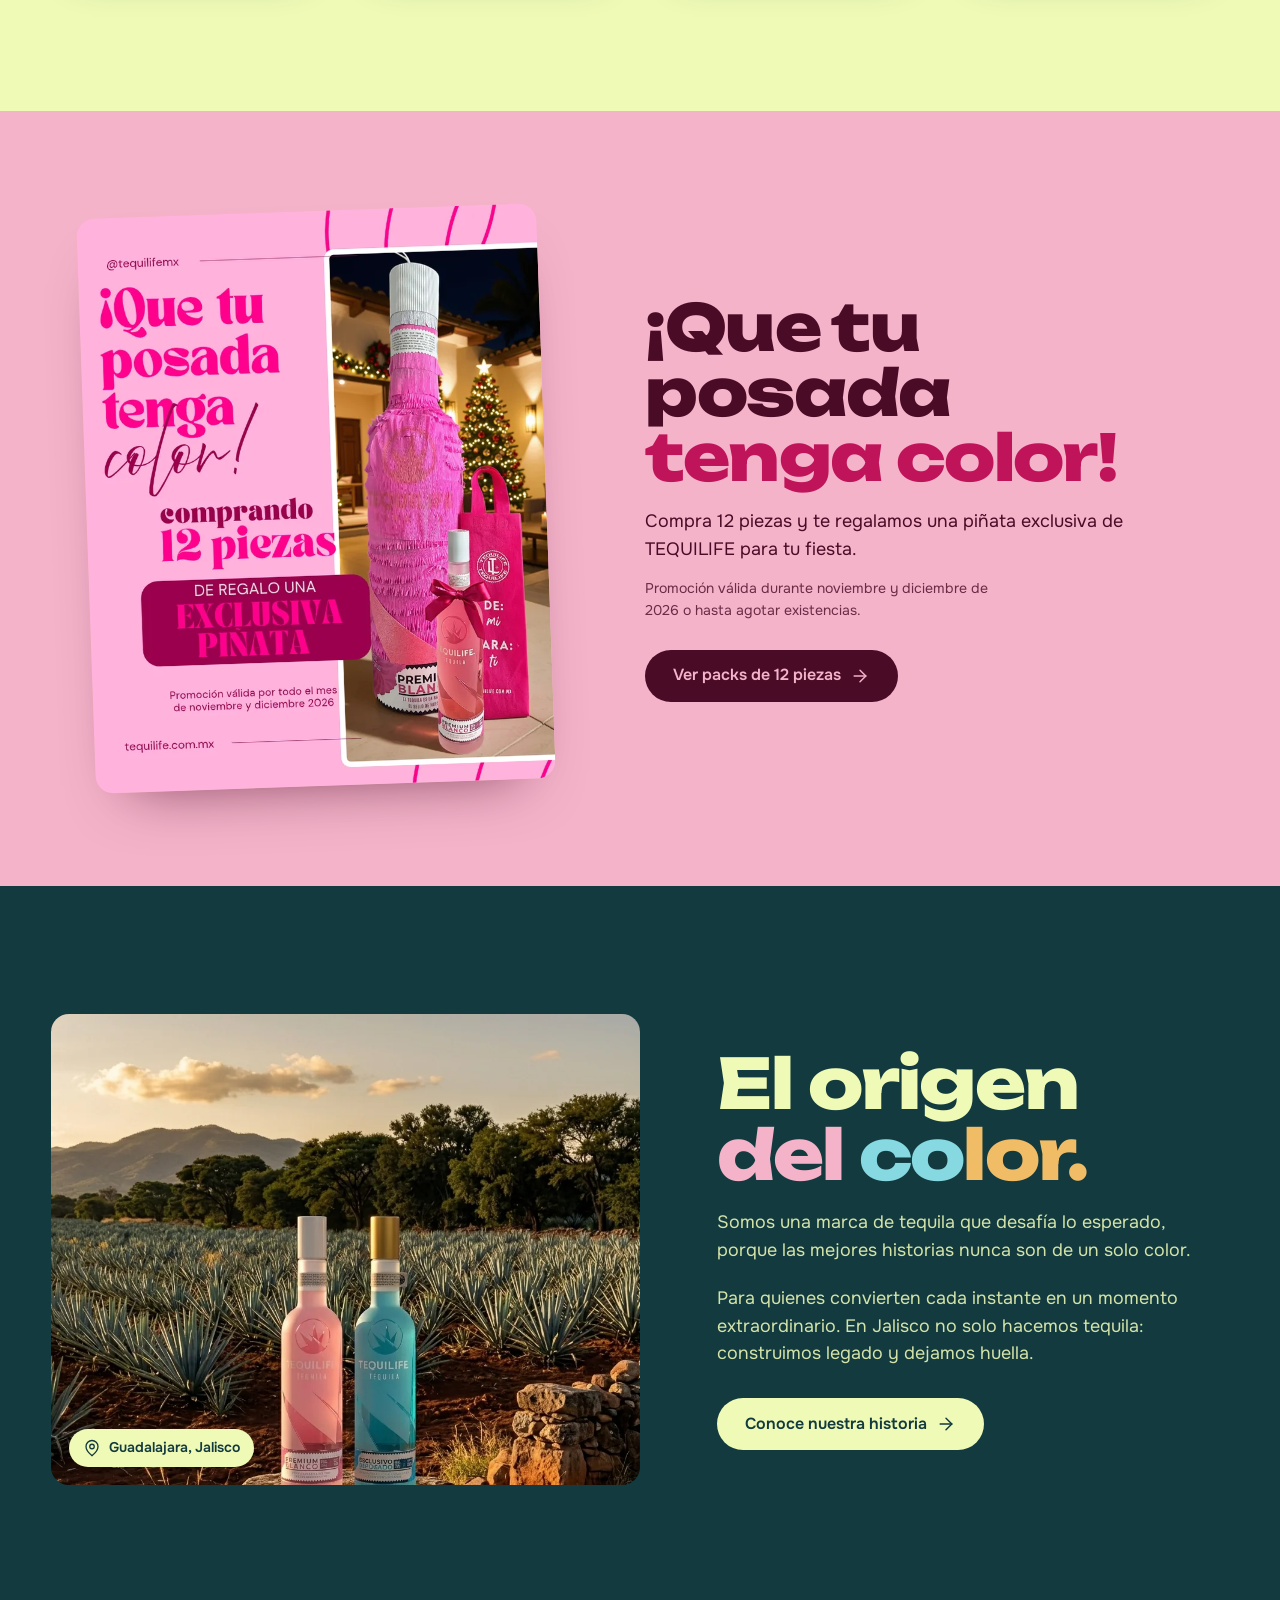
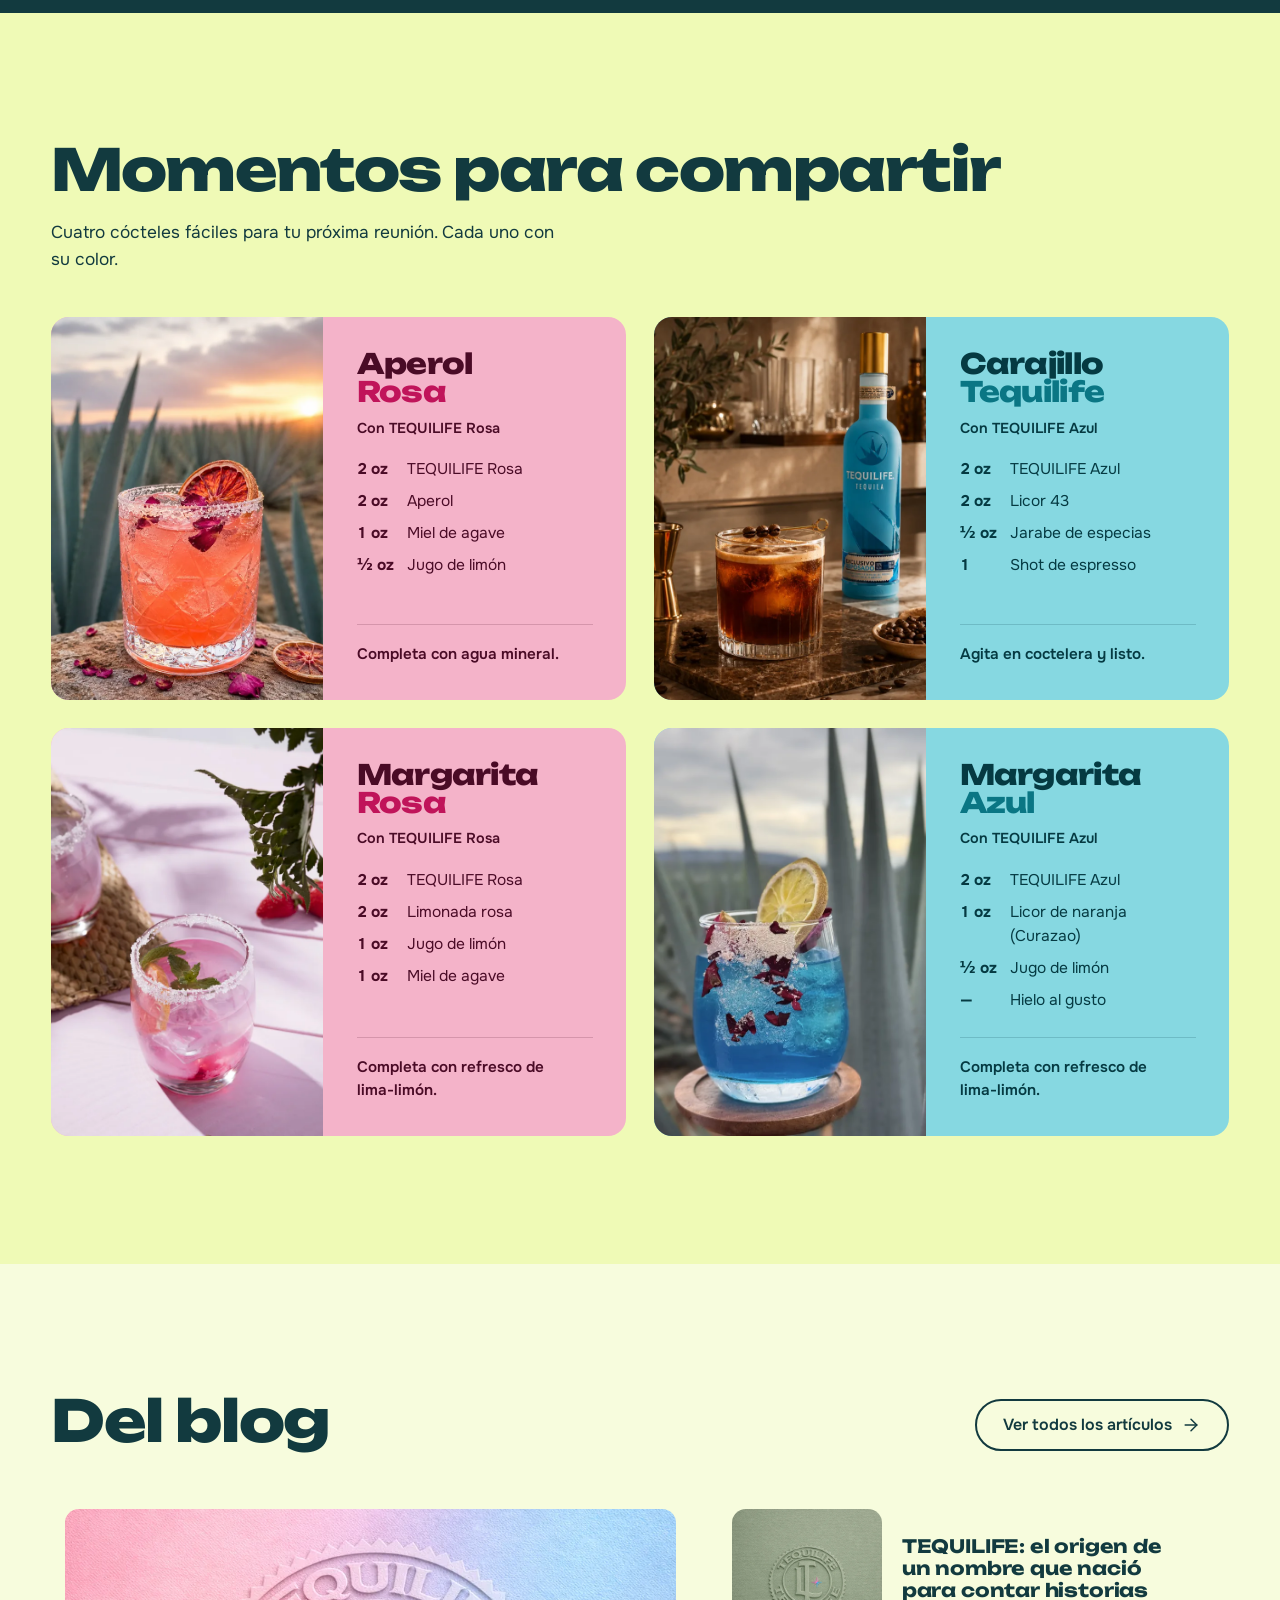
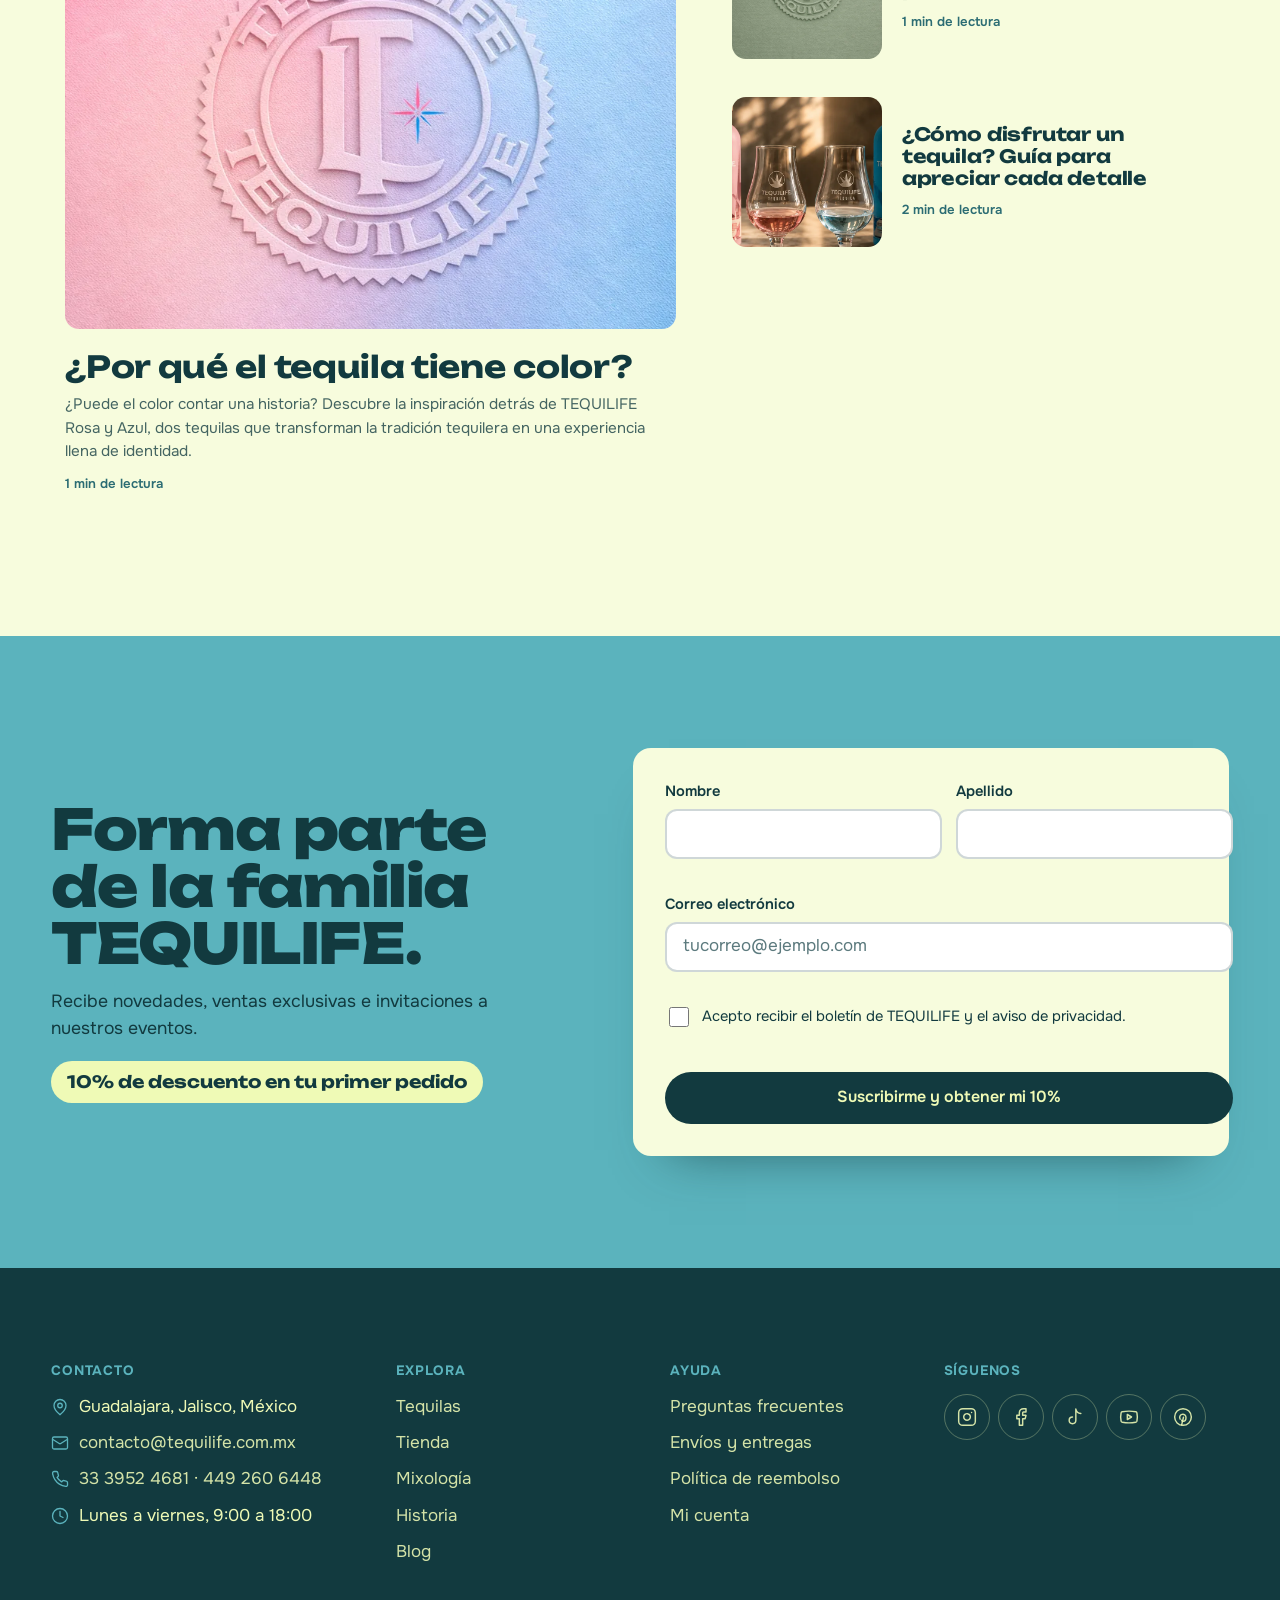
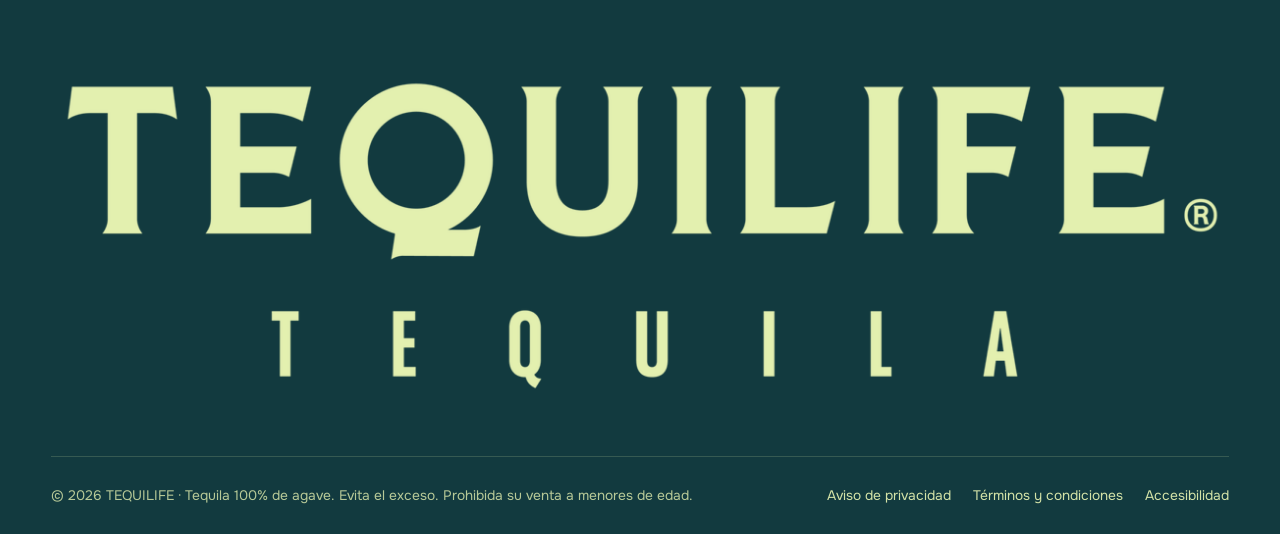
<file: demo/index.html>
<!doctype html>
<html lang="es-MX">
<head>
<meta charset="utf-8">
<meta name="viewport" content="width=device-width, initial-scale=1">
<title>TEQUILIFE · Tequila con color</title>
<meta name="robots" content="noindex, nofollow">
<meta name="description" content="TEQUILIFE: tequila 100% de agave hecho en Jalisco. Rosa, Azul y Añejo. Envío incluido a todo México.">
<link rel="preconnect" href="https://fonts.googleapis.com">
<link rel="preconnect" href="https://fonts.gstatic.com" crossorigin>
<link href="https://fonts.googleapis.com/css2?family=Onest:wght@400;500;600;700&family=Unbounded:wght@500;700;800;900&display=swap" rel="stylesheet">
<link rel="stylesheet" href="styles.css">
</head>
<body>

<!-- Icon sprite -->
<svg width="0" height="0" style="position:absolute" aria-hidden="true">
  <symbol id="i-bag" viewBox="0 0 24 24"><path d="M6 2 3 6v14a2 2 0 0 0 2 2h14a2 2 0 0 0 2-2V6l-3-4Z"/><path d="M3 6h18"/><path d="M16 10a4 4 0 0 1-8 0"/></symbol>
  <symbol id="i-user" viewBox="0 0 24 24"><circle cx="12" cy="8" r="5"/><path d="M20 21a8 8 0 0 0-16 0"/></symbol>
  <symbol id="i-menu" viewBox="0 0 24 24"><path d="M4 7h16M4 12h16M4 17h16"/></symbol>
  <symbol id="i-x" viewBox="0 0 24 24"><path d="M18 6 6 18M6 6l12 12"/></symbol>
  <symbol id="i-plus" viewBox="0 0 24 24"><path d="M5 12h14M12 5v14"/></symbol>
  <symbol id="i-minus" viewBox="0 0 24 24"><path d="M5 12h14"/></symbol>
  <symbol id="i-check" viewBox="0 0 24 24"><path d="M20 6 9 17l-5-5"/></symbol>
  <symbol id="i-arrow" viewBox="0 0 24 24"><path d="M5 12h14"/><path d="m12 5 7 7-7 7"/></symbol>
  <symbol id="i-truck" viewBox="0 0 24 24"><path d="M14 18V6a2 2 0 0 0-2-2H4a2 2 0 0 0-2 2v11a1 1 0 0 0 1 1h2"/><path d="M15 18H9"/><path d="M19 18h2a1 1 0 0 0 1-1v-3.65a1 1 0 0 0-.22-.62l-3.48-4.35A1 1 0 0 0 17.52 8H14"/><circle cx="17" cy="18" r="2"/><circle cx="7" cy="18" r="2"/></symbol>
  <symbol id="i-gift" viewBox="0 0 24 24"><rect x="3" y="8" width="18" height="4" rx="1"/><path d="M12 8v13"/><path d="M19 12v7a2 2 0 0 1-2 2H7a2 2 0 0 1-2-2v-7"/><path d="M7.5 8a2.5 2.5 0 0 1 0-5C10 3 12 8 12 8s2-5 4.5-5a2.5 2.5 0 0 1 0 5"/></symbol>
  <symbol id="i-shield" viewBox="0 0 24 24"><path d="M20 13c0 5-3.5 7.5-7.66 8.95a1 1 0 0 1-.67-.01C7.5 20.5 4 18 4 13V6a1 1 0 0 1 1-1c2 0 4.5-1.2 6.24-2.72a1.17 1.17 0 0 1 1.52 0C14.51 3.81 17 5 19 5a1 1 0 0 1 1 1z"/><path d="m9 12 2 2 4-4"/></symbol>
  <symbol id="i-pin" viewBox="0 0 24 24"><path d="M20 10c0 5-5.5 10.2-7.4 11.8a1 1 0 0 1-1.2 0C9.5 20.2 4 15 4 10a8 8 0 0 1 16 0"/><circle cx="12" cy="10" r="3"/></symbol>
  <symbol id="i-mail" viewBox="0 0 24 24"><rect x="2" y="4" width="20" height="16" rx="2"/><path d="m22 7-8.97 5.7a1.94 1.94 0 0 1-2.06 0L2 7"/></symbol>
  <symbol id="i-phone" viewBox="0 0 24 24"><path d="M22 16.92v3a2 2 0 0 1-2.18 2 19.8 19.8 0 0 1-8.63-3.07 19.5 19.5 0 0 1-6-6A19.8 19.8 0 0 1 2.12 4.18 2 2 0 0 1 4.11 2h3a2 2 0 0 1 2 1.72c.13.96.36 1.9.7 2.81a2 2 0 0 1-.45 2.11L8.09 9.91a16 16 0 0 0 6 6l1.27-1.27a2 2 0 0 1 2.11-.45c.9.34 1.85.57 2.81.7A2 2 0 0 1 22 16.92z"/></symbol>
  <symbol id="i-clock" viewBox="0 0 24 24"><circle cx="12" cy="12" r="10"/><path d="M12 6v6l4 2"/></symbol>
  <symbol id="i-instagram" viewBox="0 0 24 24"><rect x="2" y="2" width="20" height="20" rx="5"/><path d="M16 11.37A4 4 0 1 1 12.63 8 4 4 0 0 1 16 11.37z"/><path d="M17.5 6.5h.01"/></symbol>
  <symbol id="i-facebook" viewBox="0 0 24 24"><path d="M18 2h-3a5 5 0 0 0-5 5v3H7v4h3v8h4v-8h3l1-4h-4V7a1 1 0 0 1 1-1h3z"/></symbol>
  <symbol id="i-tiktok" viewBox="0 0 24 24"><path d="M9 12a4 4 0 1 0 4 4V2.5c.5 2.7 2.7 5 6 5.2"/></symbol>
  <symbol id="i-youtube" viewBox="0 0 24 24"><path d="M2.5 17a24 24 0 0 1 0-10 2 2 0 0 1 1.4-1.4 49.6 49.6 0 0 1 16.2 0A2 2 0 0 1 21.5 7a24 24 0 0 1 0 10 2 2 0 0 1-1.4 1.4 49.6 49.6 0 0 1-16.2 0A2 2 0 0 1 2.5 17"/><path d="m10 15 5-3-5-3z"/></symbol>
  <symbol id="i-pinterest" viewBox="0 0 24 24"><circle cx="12" cy="12" r="10"/><path d="m10.4 21.5 2.2-9.3"/><path d="M8.6 14.6a3.8 3.8 0 1 1 7-2c0 2.6-1.4 4.6-3.4 4.6-.9 0-1.6-.5-1.7-1.2"/></symbol>
  <symbol id="i-star" viewBox="0 0 24 24"><path d="M12 0c.6 6.6 5.4 11.4 12 12-6.6.6-11.4 5.4-12 12-.6-6.6-5.4-11.4-12-12C6.6 11.4 11.4 6.6 12 0Z"/></symbol>
</svg>

<div class="demo-bar" role="note">
  <p><b>Propuesta de diseño</b> por Pinu Industries · No es la tienda oficial de TEQUILIFE.<span class="demo-more"> Los pedidos y formularios no se envían.</span></p>
</div>

<!-- Age gate -->
<div class="gate on-dark" id="gate" role="dialog" aria-modal="true" aria-labelledby="gate-title" hidden>
  <div class="gate-card">
    <span class="logo" role="img" aria-label="TEQUILIFE Tequila"></span>
    <div class="gate-dots" aria-hidden="true"><i style="background:var(--rosa-field)"></i><i style="background:var(--azul-field)"></i><i style="background:var(--anejo-field)"></i></div>
    <h2 id="gate-title">¿Eres mayor de edad?</h2>
    <p>Para entrar necesitas tener 18 años o más. Disfruta con responsabilidad.</p>
    <div class="gate-actions">
      <button class="btn btn-lime" id="gate-yes">Sí, tengo 18 o más</button>
      <button class="btn btn-ghost" id="gate-no">No</button>
    </div>
    <p class="small" id="gate-msg" aria-live="polite">Al entrar aceptas nuestros términos y aviso de privacidad.</p>
  </div>
</div>

<!-- Promo -->
<div class="promo" id="promo">
  <div class="wrap">
    <svg class="icon" aria-hidden="true"><use href="#i-gift"/></svg>
    <p>¡Que tu posada tenga color! Compra 12 piezas y llévate una piñata exclusiva de regalo. <a href="#posada">Ver promo</a></p>
    <button class="promo-close" id="promo-close" aria-label="Cerrar aviso"><svg class="icon" aria-hidden="true"><use href="#i-x"/></svg></button>
  </div>
</div>

<!-- Header -->
<header class="header on-dark" id="header">
  <div class="wrap">
    <a href="#inicio" class="logo" aria-label="TEQUILIFE, ir al inicio"></a>
    <nav class="nav" aria-label="Principal">
      <a href="#inicio">Tequilas</a>
      <a href="#tienda">Tienda</a>
      <a href="#cocteles">Cócteles</a>
      <a href="#historia">Historia</a>
      <a href="#blog">Blog</a>
    </nav>
    <div class="tools">
      <a href="#" class="tool tool-account" aria-label="Mi cuenta"><svg class="icon" aria-hidden="true"><use href="#i-user"/></svg></a>
      <button class="tool cart-btn" id="cart-open" aria-label="Abrir carrito, 0 productos">
        <svg class="icon" aria-hidden="true"><use href="#i-bag"/></svg>
        <span class="cart-label">Carrito</span>
        <span class="cart-count" id="cart-count">0</span>
      </button>
      <button class="tool menu-btn" id="menu-open" aria-label="Abrir menú" aria-expanded="false" aria-controls="mobile-menu"><svg class="icon" aria-hidden="true"><use href="#i-menu"/></svg></button>
    </div>
  </div>
</header>

<div class="mobile-menu on-dark" id="mobile-menu" aria-label="Menú">
  <div class="mobile-menu-top">
    <span class="logo" style="width:124px" aria-hidden="true"></span>
    <button class="tool" id="menu-close" aria-label="Cerrar menú"><svg class="icon" aria-hidden="true"><use href="#i-x"/></svg></button>
  </div>
  <nav aria-label="Móvil">
    <a href="#inicio">Tequilas</a>
    <a href="#tienda">Tienda</a>
    <a href="#cocteles">Cócteles</a>
    <a href="#historia">Historia</a>
    <a href="#blog">Blog</a>
  </nav>
  <div class="menu-foot">
    <a href="#" class="btn btn-lime"><svg class="icon" aria-hidden="true"><use href="#i-user"/></svg>Mi cuenta</a>
  </div>
</div>

<main>
  <!-- HERO -->
  <section class="hero" id="inicio" data-tone="rosa" aria-labelledby="hero-title">
    <div class="wrap">
      <div class="hero-copy">
        <h1 id="hero-title"><span>Un tequila.</span><span>Tres colores.</span><span>Mil historias.</span></h1>
        <p class="hero-lede">Nacimos para demostrar que el tequila puede verse diferente sin perder su esencia. 100% de agave, hecho en Jalisco.</p>

        <fieldset class="picker">
          <legend>Elige tu color</legend>
          <div class="swatches">
            <label class="swatch"><input type="radio" name="tone" value="rosa" checked><i class="dot" style="background:var(--rosa-deep)"></i><span>Rosa<small>Premium Blanco</small></span></label>
            <label class="swatch"><input type="radio" name="tone" value="azul"><i class="dot" style="background:var(--azul-deep)"></i><span>Azul<small>Exclusivo Reposado</small></span></label>
            <label class="swatch"><input type="radio" name="tone" value="anejo"><i class="dot" style="background:var(--anejo-deep)"></i><span>Añejo<small>Selecto Añejo</small></span></label>
          </div>
        </fieldset>

        <div class="buy">
          <button class="btn btn-solid" id="hero-add"><svg class="icon" aria-hidden="true"><use href="#i-bag"/></svg><span id="hero-add-label">Agregar Duo Pack Rosa</span></button>
          <div class="buy-meta" aria-live="polite"><strong id="hero-price">$799</strong>Envío incluido</div>
        </div>
        <div class="specs" aria-label="Características">
          <span class="spec" id="hero-type">Premium Blanco</span>
          <span class="spec">100% de agave</span>
          <span class="spec">35% Alc. Vol.</span>
          <span class="spec">700 ml</span>
        </div>
      </div>

      <div class="stage" aria-hidden="true">
        <div class="stage-word"><span id="stage-word">ROSA</span></div>
        <div class="arch">
          <img src="assets/hero-rosa.webp" alt="" class="is-active" data-tone="rosa" width="733" height="1100" fetchpriority="high">
          <img src="assets/hero-azul.webp" alt="" data-tone="azul" width="733" height="1100" loading="lazy">
          <img src="assets/hero-anejo.webp" alt="" data-tone="anejo" width="733" height="1100" loading="lazy">
        </div>
        <div class="seal"><div><b>100%</b>de agave<br>Jalisco</div></div>
      </div>
    </div>
  </section>

  <!-- Marquee -->
  <div class="marquee" aria-hidden="true">
    <div class="marquee-track">
      <p>Tequilife no se imita, ni se explica, se vive.<svg><use href="#i-star"/></svg>Momentos para compartir<svg><use href="#i-star"/></svg>Tequilife no se imita, ni se explica, se vive.<svg><use href="#i-star"/></svg>Momentos para compartir<svg><use href="#i-star"/></svg></p>
      <p>Tequilife no se imita, ni se explica, se vive.<svg><use href="#i-star"/></svg>Momentos para compartir<svg><use href="#i-star"/></svg>Tequilife no se imita, ni se explica, se vive.<svg><use href="#i-star"/></svg>Momentos para compartir<svg><use href="#i-star"/></svg></p>
    </div>
  </div>

  <div class="perks">
    <div class="wrap">
      <ul>
        <li><svg class="icon" aria-hidden="true"><use href="#i-truck"/></svg>Envío incluido a todo México</li>
        <li><svg class="icon" aria-hidden="true"><use href="#i-shield"/></svg>Compra segura</li>
        <li><svg class="icon" aria-hidden="true"><use href="#i-gift"/></svg>10% de descuento en tu primer pedido</li>
      </ul>
    </div>
  </div>

  <!-- SHOP -->
  <section class="section" id="tienda" aria-labelledby="shop-title">
    <div class="wrap">
      <div class="section-head">
        <h2 id="shop-title">La tienda</h2>
        <p>Packs para regalar, para la fiesta o para tu barra. Todos los precios incluyen envío a domicilio.</p>
      </div>
      <div class="filters" role="group" aria-label="Filtrar productos" id="filters"></div>
      <div class="grid" id="grid" aria-live="polite"></div>
    </div>
  </section>

  <!-- POSADA PROMO -->
  <section class="posada" id="posada" aria-labelledby="posada-title">
    <div class="wrap">
      <figure><img src="assets/promo-posada.webp" alt="Botella de TEQUILIFE Rosa con piñata de regalo: promoción de posadas" width="720" height="900" loading="lazy"></figure>
      <div>
        <h2 id="posada-title">¡Que tu posada <em>tenga color!</em></h2>
        <p>Compra 12 piezas y te regalamos una piñata exclusiva de TEQUILIFE para tu fiesta.</p>
        <p class="fine">Promoción válida durante noviembre y diciembre de 2026 o hasta agotar existencias.</p>
        <a href="#tienda" class="btn" data-filter-link="doce">Ver packs de 12 piezas <svg class="icon" aria-hidden="true"><use href="#i-arrow"/></svg></a>
      </div>
    </div>
  </section>

  <!-- STORY -->
  <section class="story section on-dark" id="historia" aria-labelledby="story-title">
    <div class="wrap">
      <figure>
        <img src="assets/campo.webp" alt="Botellas de TEQUILIFE Rosa y Azul en un campo de agave al atardecer" width="1024" height="784" loading="lazy">
        <figcaption><svg class="icon" aria-hidden="true"><use href="#i-pin"/></svg>Guadalajara, Jalisco</figcaption>
      </figure>
      <div>
        <h2 id="story-title">El origen <span class="c1">del</span> <span class="c2">co</span><span class="c3">lor.</span></h2>
        <p>Somos una marca de tequila que desafía lo esperado, porque las mejores historias nunca son de un solo color.</p>
        <p>Para quienes convierten cada instante en un momento extraordinario. En Jalisco no solo hacemos tequila: construimos legado y dejamos huella.</p>
        <a href="#blog" class="btn btn-lime">Conoce nuestra historia <svg class="icon" aria-hidden="true"><use href="#i-arrow"/></svg></a>
      </div>
    </div>
  </section>

  <!-- COCKTAILS -->
  <section class="section" id="cocteles" aria-labelledby="cocktails-title">
    <div class="wrap">
      <div class="section-head">
        <h2 id="cocktails-title">Momentos para compartir</h2>
        <p>Cuatro cócteles fáciles para tu próxima reunión. Cada uno con su color.</p>
      </div>
      <div class="cocktails-grid">
        <article class="recipe" data-tone="rosa">
          <img src="assets/coctel-aperol.webp" alt="Aperol Rosa con escarchado, naranja deshidratada y pétalos de rosa" width="675" height="900" loading="lazy">
          <div class="recipe-body">
            <h3>Aperol <span>Rosa</span></h3>
            <p class="recipe-uses">Con TEQUILIFE Rosa</p>
            <ul>
              <li><b>2 oz</b>TEQUILIFE Rosa</li>
              <li><b>2 oz</b>Aperol</li>
              <li><b>1 oz</b>Miel de agave</li>
              <li><b>½ oz</b>Jugo de limón</li>
            </ul>
            <p class="finish">Completa con agua mineral.</p>
          </div>
        </article>
        <article class="recipe" data-tone="azul">
          <img src="assets/coctel-carajillo.webp" alt="Carajillo Tequilife en vaso corto junto a una botella de TEQUILIFE Azul" width="640" height="900" loading="lazy">
          <div class="recipe-body">
            <h3>Carajillo <span>Tequilife</span></h3>
            <p class="recipe-uses">Con TEQUILIFE Azul</p>
            <ul>
              <li><b>2 oz</b>TEQUILIFE Azul</li>
              <li><b>2 oz</b>Licor 43</li>
              <li><b>½ oz</b>Jarabe de especias</li>
              <li><b>1</b>Shot de espresso</li>
            </ul>
            <p class="finish">Agita en coctelera y listo.</p>
          </div>
        </article>
        <article class="recipe" data-tone="rosa">
          <img src="assets/coctel-margarita-rosa.webp" alt="Margarita Rosa con escarchado y hierbabuena" width="600" height="900" loading="lazy">
          <div class="recipe-body">
            <h3>Margarita <span>Rosa</span></h3>
            <p class="recipe-uses">Con TEQUILIFE Rosa</p>
            <ul>
              <li><b>2 oz</b>TEQUILIFE Rosa</li>
              <li><b>2 oz</b>Limonada rosa</li>
              <li><b>1 oz</b>Jugo de limón</li>
              <li><b>1 oz</b>Miel de agave</li>
            </ul>
            <p class="finish">Completa con refresco de lima-limón.</p>
          </div>
        </article>
        <article class="recipe" data-tone="azul">
          <img src="assets/coctel-margarita-azul.webp" alt="Margarita Azul con rodaja de limón entre agaves" width="675" height="900" loading="lazy">
          <div class="recipe-body">
            <h3>Margarita <span>Azul</span></h3>
            <p class="recipe-uses">Con TEQUILIFE Azul</p>
            <ul>
              <li><b>2 oz</b>TEQUILIFE Azul</li>
              <li><b>1 oz</b>Licor de naranja (Curazao)</li>
              <li><b>½ oz</b>Jugo de limón</li>
              <li><b>—</b>Hielo al gusto</li>
            </ul>
            <p class="finish">Completa con refresco de lima-limón.</p>
          </div>
        </article>
      </div>
    </div>
  </section>

  <!-- BLOG -->
  <section class="section blog" id="blog" aria-labelledby="blog-title">
    <div class="wrap">
      <div class="section-head">
        <h2 id="blog-title">Del blog</h2>
        <a href="#" class="btn btn-ghost">Ver todos los artículos <svg class="icon" aria-hidden="true"><use href="#i-arrow"/></svg></a>
      </div>
      <div class="posts">
        <a href="#" class="post post-lead">
          <img src="assets/blog-color.webp" alt="Sello de TEQUILIFE grabado en papel rosa y azul" width="800" height="800" loading="lazy">
          <div>
            <h3>¿Por qué el tequila tiene color?</h3>
            <p>¿Puede el color contar una historia? Descubre la inspiración detrás de TEQUILIFE Rosa y Azul, dos tequilas que transforman la tradición tequilera en una experiencia llena de identidad.</p>
            <p class="meta">1 min de lectura</p>
          </div>
        </a>
        <div class="post-list">
          <a href="#" class="post">
            <img src="assets/blog-nombre.webp" alt="Sello de TEQUILIFE grabado en papel verde" width="800" height="800" loading="lazy">
            <div>
              <h3>TEQUILIFE: el origen de un nombre que nació para contar historias</h3>
              <p class="meta">1 min de lectura</p>
            </div>
          </a>
          <a href="#" class="post">
            <img src="assets/blog-copas.webp" alt="Dos copas catadoras con tequila rosa y azul" width="503" height="800" loading="lazy">
            <div>
              <h3>¿Cómo disfrutar un tequila? Guía para apreciar cada detalle</h3>
              <p class="meta">2 min de lectura</p>
            </div>
          </a>
        </div>
      </div>
    </div>
  </section>

  <!-- CLUB -->
  <section class="club" aria-labelledby="club-title">
    <div class="wrap">
      <div>
        <h2 id="club-title">Forma parte de la familia TEQUILIFE.</h2>
        <p>Recibe novedades, ventas exclusivas e invitaciones a nuestros eventos.</p>
        <strong class="off">10% de descuento en tu primer pedido</strong>
      </div>
      <form class="form" id="club-form" novalidate>
        <div class="field"><label for="f-name">Nombre</label><input id="f-name" name="nombre" autocomplete="given-name" required><span class="err" id="e-name"></span></div>
        <div class="field"><label for="f-last">Apellido</label><input id="f-last" name="apellido" autocomplete="family-name" required><span class="err" id="e-last"></span></div>
        <div class="field full"><label for="f-mail">Correo electrónico</label><input id="f-mail" name="email" type="email" autocomplete="email" placeholder="tucorreo@ejemplo.com" required><span class="err" id="e-mail"></span></div>
        <label class="check"><input type="checkbox" id="f-ok" required> Acepto recibir el boletín de TEQUILIFE y el aviso de privacidad.</label>
        <span class="err full" id="e-ok" style="grid-column:1/-1"></span>
        <button class="btn btn-solid" type="submit">Suscribirme y obtener mi 10%</button>
      </form>
    </div>
  </section>
</main>

<!-- FOOTER -->
<footer class="footer on-dark">
  <div class="wrap">
    <div class="footer-grid">
      <div>
        <h3>Contacto</h3>
        <ul>
          <li><svg class="icon" aria-hidden="true"><use href="#i-pin"/></svg>Guadalajara, Jalisco, México</li>
          <li><svg class="icon" aria-hidden="true"><use href="#i-mail"/></svg><a href="mailto:contacto@tequilife.com.mx">contacto@tequilife.com.mx</a></li>
          <li><svg class="icon" aria-hidden="true"><use href="#i-phone"/></svg><span><a href="tel:+523339524681">33 3952 4681</a> · <a href="tel:+524492606448">449 260 6448</a></span></li>
          <li><svg class="icon" aria-hidden="true"><use href="#i-clock"/></svg>Lunes a viernes, 9:00 a 18:00</li>
        </ul>
      </div>
      <div>
        <h3>Explora</h3>
        <ul>
          <li><a href="#inicio">Tequilas</a></li>
          <li><a href="#tienda">Tienda</a></li>
          <li><a href="#cocteles">Mixología</a></li>
          <li><a href="#historia">Historia</a></li>
          <li><a href="#blog">Blog</a></li>
        </ul>
      </div>
      <div>
        <h3>Ayuda</h3>
        <ul>
          <li><a href="#">Preguntas frecuentes</a></li>
          <li><a href="#">Envíos y entregas</a></li>
          <li><a href="#">Política de reembolso</a></li>
          <li><a href="#">Mi cuenta</a></li>
        </ul>
      </div>
      <div>
        <h3>Síguenos</h3>
        <div class="socials">
          <a href="#" aria-label="Instagram"><svg class="icon" aria-hidden="true"><use href="#i-instagram"/></svg></a>
          <a href="#" aria-label="Facebook"><svg class="icon" aria-hidden="true"><use href="#i-facebook"/></svg></a>
          <a href="#" aria-label="TikTok"><svg class="icon" aria-hidden="true"><use href="#i-tiktok"/></svg></a>
          <a href="#" aria-label="YouTube"><svg class="icon" aria-hidden="true"><use href="#i-youtube"/></svg></a>
          <a href="#" aria-label="Pinterest"><svg class="icon" aria-hidden="true"><use href="#i-pinterest"/></svg></a>
        </div>
      </div>
    </div>
    <div class="footer-logo" role="img" aria-label="TEQUILIFE Tequila"></div>
    <div class="legal">
      <p>© 2026 TEQUILIFE · Tequila 100% de agave. Evita el exceso. Prohibida su venta a menores de edad.</p>
      <ul>
        <li><a href="#">Aviso de privacidad</a></li>
        <li><a href="#">Términos y condiciones</a></li>
        <li><a href="#">Accesibilidad</a></li>
      </ul>
    </div>
  </div>
</footer>

<!-- Cart drawer -->
<div class="scrim" id="scrim"></div>
<aside class="drawer" id="drawer" role="dialog" aria-modal="true" aria-labelledby="drawer-title">
  <div class="drawer-head">
    <h2 id="drawer-title">Tu carrito</h2>
    <button class="icon-btn" id="cart-close" aria-label="Cerrar carrito"><svg class="icon" aria-hidden="true"><use href="#i-x"/></svg></button>
  </div>
  <div class="drawer-body" id="drawer-body"></div>
  <div class="drawer-foot" id="drawer-foot"></div>
</aside>

<div class="toast" id="toast" role="status" aria-live="polite">
  <svg class="icon" aria-hidden="true"><use href="#i-check"/></svg>
  <span id="toast-text">Agregado al carrito</span>
  <button id="toast-view">Ver carrito</button>
</div>

<script src="app.js" defer></script>
</body>
</html>
</file>
<file: styles.css>
:root{
  --teal-950:#123A3F;
  --teal-900:#1B4C52;
  --teal-700:#2B6C73;
  --turq:#5BB3BD;
  --lime:#EFFAB6;
  --lime-200:#F7FCDD;
  --white:#FFFFFF;

  --rosa-field:#F4B3C9; --rosa-deep:#F08FB2; --rosa-ink:#4A0B26; --rosa-accent:#C0145A;
  --azul-field:#86D8E1; --azul-deep:#4FC3D1; --azul-ink:#053A42; --azul-accent:#0A7684;
  --anejo-field:#F1BC66; --anejo-deep:#E39E33; --anejo-ink:#401D06; --anejo-accent:#9A4E0C;
  --mix-field:#CFE7EC; --mix-ink:#123A3F;

  --display:"Unbounded", "Arial Black", sans-serif;
  --body:"Onest", system-ui, sans-serif;

  --ease-out:cubic-bezier(.16,1,.3,1);
  --radius:18px;
  --pad:clamp(20px,4vw,56px);
  --header-h:72px;
}

*,*::before,*::after{box-sizing:border-box}
html,body{overflow-x:clip}
html{scroll-behavior:smooth;scroll-padding-top:calc(var(--header-h) + 12px)}
body{margin:0;font-family:var(--body);font-size:17px;line-height:1.55;color:var(--teal-950);background:var(--lime);-webkit-font-smoothing:antialiased;text-rendering:optimizeLegibility}
img{display:block;max-width:100%;height:auto}
button,input,select{font:inherit;color:inherit}
a{color:inherit;text-underline-offset:.2em;text-decoration-thickness:1.5px}
::selection{background:var(--teal-900);color:var(--lime)}
:focus-visible{outline:3px solid var(--teal-900);outline-offset:3px;border-radius:6px}
.on-dark :focus-visible{outline-color:var(--lime)}
html{scrollbar-color:var(--teal-700) var(--lime)}
.sr-only{position:absolute;width:1px;height:1px;padding:0;margin:-1px;overflow:hidden;clip:rect(0,0,0,0);white-space:nowrap;border:0}
.icon{width:22px;height:22px;flex:none;stroke:currentColor;fill:none;stroke-width:1.75;stroke-linecap:round;stroke-linejoin:round}
.wrap{width:100%;max-width:1320px;margin-inline:auto;padding-inline:var(--pad)}
h1,h2,h3{font-family:var(--display);font-weight:800;line-height:1.02;letter-spacing:-.025em;margin:0;text-wrap:balance}
h2{font-size:clamp(2rem,4.6vw,3.6rem)}
p{margin:0;text-wrap:pretty}

/* ---------- Buttons ---------- */
.btn{display:inline-flex;align-items:center;justify-content:center;gap:.55em;min-height:52px;padding:0 26px;border-radius:999px;border:2px solid transparent;font-weight:600;font-size:1rem;text-decoration:none;cursor:pointer;transition:transform .25s var(--ease-out),background-color .25s,color .25s,box-shadow .25s}
.btn:active{transform:scale(.97)}
.btn-solid{background:var(--teal-950);color:var(--lime)}
.btn-solid:hover{background:var(--teal-700);box-shadow:0 10px 24px -12px rgba(18,58,63,.6)}
.btn-ghost{border-color:currentColor;background:transparent}
.btn-ghost:hover{background:rgba(18,58,63,.08)}
.btn-lime{background:var(--lime);color:var(--teal-950)}
.btn-lime:hover{background:var(--white)}
.btn .icon{width:20px;height:20px}

/* ---------- Promo bar ---------- */
.demo-bar{background:var(--lime);color:var(--teal-950);font-size:.82rem;line-height:1.4;text-align:center;padding:7px 16px;border-bottom:1px solid color-mix(in srgb,var(--teal-950) 14%,transparent)}
.demo-bar p{margin:0;max-width:none}
.demo-bar b{font-weight:700}
.demo-short{display:none}
@media (max-width:640px){.demo-bar{font-size:.76rem;padding:6px 12px}.demo-more,.promo-more{display:none}.demo-short{display:block}}
.promo{background:var(--rosa-accent);color:var(--white);font-size:.92rem}
.promo .wrap{display:flex;align-items:center;justify-content:center;gap:12px;min-height:44px;padding-block:8px;text-align:center}
.promo a{font-weight:700;white-space:nowrap}
.promo .icon{width:18px;height:18px}
.promo-close{margin-left:auto;background:none;border:0;color:inherit;cursor:pointer;padding:6px;border-radius:50%;display:grid;place-items:center}
.promo-close:hover{background:rgba(255,255,255,.18)}

/* ---------- Header ---------- */
.header{position:sticky;top:0;z-index:40;background:var(--teal-950);color:var(--lime);transition:box-shadow .3s}
.header.is-scrolled{box-shadow:0 12px 30px -18px rgba(0,0,0,.55)}
.header .wrap{display:grid;grid-template-columns:auto minmax(0,1fr) auto;align-items:center;gap:24px;height:var(--header-h);transition:height .35s var(--ease-out)}
.header.is-scrolled .wrap{height:60px}
.logo{display:block;width:150px;aspect-ratio:1200/361;background:currentColor;-webkit-mask:url(assets/logo.webp) center/contain no-repeat;mask:url(assets/logo.webp) center/contain no-repeat;transition:width .35s var(--ease-out)}
.header.is-scrolled .logo{width:128px}
.nav{display:flex;justify-content:center;gap:6px}
.nav a{padding:10px 14px;border-radius:999px;text-decoration:none;font-weight:500;color:rgba(239,250,182,.86);transition:background-color .2s,color .2s}
.nav a:hover{background:rgba(239,250,182,.1);color:var(--lime)}
.nav a[aria-current="true"]{color:var(--lime);background:rgba(239,250,182,.14)}
.tools{display:flex;align-items:center;gap:4px}
.tool{position:relative;display:grid;place-items:center;width:46px;height:46px;border-radius:50%;border:0;background:none;color:var(--lime);cursor:pointer;text-decoration:none;transition:background-color .2s}
.tool:hover{background:rgba(239,250,182,.12)}
.cart-btn{width:auto;padding:0 16px 0 14px;gap:8px;display:flex;border-radius:999px;background:var(--lime);color:var(--teal-950);font-weight:700}
.cart-btn:hover{background:var(--white)}
.cart-count{min-width:24px;height:24px;padding:0 6px;border-radius:999px;background:var(--teal-950);color:var(--lime);font-size:.8rem;display:grid;place-items:center;font-variant-numeric:tabular-nums}
.cart-btn.bump{animation:bump .5s var(--ease-out)}
@keyframes bump{30%{transform:scale(1.12)}}
.menu-btn{display:none}

/* Mobile menu */
.mobile-menu{position:fixed;inset:0;z-index:60;background:var(--teal-950);color:var(--lime);display:flex;flex-direction:column;overflow-y:auto;padding:var(--top,20px) var(--pad) 32px;clip-path:circle(0 at var(--mx,calc(100% - 40px)) var(--my,36px));visibility:hidden;transition:clip-path .55s var(--ease-out),visibility 0s .55s}
.mobile-menu.is-open{clip-path:circle(150% at var(--mx,calc(100% - 40px)) var(--my,36px));visibility:visible;transition:clip-path .6s var(--ease-out),visibility 0s}
.mobile-menu-top{display:flex;justify-content:space-between;align-items:center;height:52px}
.mobile-menu nav{display:flex;flex-direction:column;margin-top:36px}
.mobile-menu nav a{font-family:var(--display);font-weight:800;font-size:clamp(2rem,9vw,3rem);text-decoration:none;padding:10px 0;border-bottom:1px solid rgba(239,250,182,.16)}
.mobile-menu .menu-foot{margin-top:auto;display:flex;gap:8px}

/* ---------- Hero: elige tu color ---------- */
.hero{--field:var(--rosa-field);--deep:var(--rosa-deep);--ink:var(--rosa-ink);--accent:var(--rosa-accent);background:var(--field);color:var(--ink);transition:background-color .7s var(--ease-out),color .7s var(--ease-out);overflow:hidden;position:relative}
.hero[data-tone="azul"]{--field:var(--azul-field);--deep:var(--azul-deep);--ink:var(--azul-ink);--accent:var(--azul-accent)}
.hero[data-tone="anejo"]{--field:var(--anejo-field);--deep:var(--anejo-deep);--ink:var(--anejo-ink);--accent:var(--anejo-accent)}
.hero .wrap{display:grid;grid-template-columns:minmax(0,5fr) minmax(0,6fr);gap:clamp(24px,4vw,64px);align-items:center;min-height:calc(100svh - var(--header-h) - 44px);padding-block:clamp(36px,6vw,72px)}
.hero h1{font-size:clamp(2.6rem,5.4vw,4.9rem);line-height:.98}
.hero h1 span{display:block}
.hero-lede{margin-top:22px;font-size:1.13rem;max-width:34ch}
.picker{margin-top:34px;border:0;padding:0}
.picker legend{font-weight:700;margin-bottom:12px;font-size:.95rem}
.swatches{display:grid;grid-template-columns:repeat(3,minmax(0,1fr));gap:10px;max-width:560px}
.swatch{position:relative;display:flex;align-items:center;gap:10px;padding:8px 12px 8px 8px;min-width:0;border-radius:999px;border:2px solid color-mix(in srgb,var(--ink) 30%,transparent);background:color-mix(in srgb,var(--white) 35%,transparent);cursor:pointer;font-weight:600;transition:border-color .25s,background-color .25s,transform .25s var(--ease-out)}
.swatch:hover{transform:translateY(-2px);border-color:var(--ink)}
.swatch input{position:absolute;opacity:0;pointer-events:none}
.swatch .dot{width:34px;height:34px;border-radius:50%;border:2px solid rgba(255,255,255,.85);box-shadow:0 2px 6px rgba(0,0,0,.18)}
.swatch small{display:block;font-weight:500;font-size:.78rem;opacity:.8;line-height:1.1}
.swatch span{line-height:1.15}
.swatch:has(input:checked){background:var(--ink);color:var(--field);border-color:var(--ink)}
.swatch:has(input:focus-visible){outline:3px solid var(--ink);outline-offset:3px}
.buy{margin-top:30px;display:flex;flex-wrap:wrap;align-items:center;gap:14px 18px}
.buy .btn-solid{background:var(--ink);color:var(--field)}
.buy .btn-solid:hover{background:var(--accent);color:var(--white)}
.buy-meta{font-size:.95rem}
.buy-meta strong{display:block;font-family:var(--display);font-size:1.3rem;letter-spacing:-.01em;font-variant-numeric:tabular-nums}
.buy-link{font-weight:600}
.specs{margin-top:26px;display:flex;flex-wrap:wrap;gap:8px}
.spec{padding:6px 12px;border-radius:999px;background:color-mix(in srgb,var(--ink) 9%,transparent);font-size:.86rem;font-weight:600}

.stage{position:relative;display:grid;place-items:center;align-self:start;padding-top:8px}
.stage-word{position:absolute;left:0;right:0;bottom:0;z-index:2;font-family:var(--display);font-weight:900;font-size:clamp(3.4rem,7.6vw,7.6rem);line-height:.85;letter-spacing:-.035em;text-align:center;color:var(--ink);text-shadow:0 10px 30px color-mix(in srgb,var(--field) 70%,transparent);user-select:none;pointer-events:none;white-space:nowrap;transition:color .7s var(--ease-out)}
.stage-word span{display:inline-block;transition:opacity .45s var(--ease-out),transform .6s var(--ease-out),filter .45s}
.stage-word span.is-out{opacity:0;transform:translateY(18%);filter:blur(8px)}
.arch{position:relative;margin-bottom:clamp(2.4rem,4.6vw,4.6rem);width:min(100%,400px,44svh);aspect-ratio:733/1000;border-radius:999px 999px 28px 28px;overflow:hidden;box-shadow:0 40px 70px -40px rgba(0,0,0,.55),0 0 0 10px color-mix(in srgb,var(--white) 30%,transparent);background:var(--deep);transition:box-shadow .7s}
.arch img{position:absolute;inset:0;width:100%;height:100%;object-fit:cover;opacity:0;transform:scale(1.06);transition:opacity .7s var(--ease-out),transform 1.2s var(--ease-out)}
.arch img.is-active{opacity:1;transform:scale(1)}
.seal{position:absolute;right:max(0px,calc(50% - 270px));top:8%;width:118px;height:118px;border-radius:50%;background:var(--ink);color:var(--field);display:grid;place-items:center;text-align:center;font-family:var(--display);font-weight:700;font-size:.72rem;line-height:1.15;letter-spacing:.02em;transform:rotate(-10deg);box-shadow:0 14px 28px -14px rgba(0,0,0,.5);transition:background-color .7s,color .7s}
.seal b{display:block;font-size:1.7rem;font-weight:900;letter-spacing:-.03em}

/* ---------- Marquee ---------- */
.marquee{background:var(--teal-950);color:var(--lime);overflow:hidden;border-block:1px solid rgba(239,250,182,.12)}
.marquee-track{display:flex;width:max-content;animation:marquee 38s linear infinite}
.marquee-track p{display:flex;align-items:center;gap:28px;padding:20px 14px;font-family:var(--display);font-weight:700;font-size:clamp(1.05rem,2vw,1.5rem);white-space:nowrap;letter-spacing:-.01em}
.marquee svg{width:26px;height:26px;fill:var(--lime);stroke:none}
@keyframes marquee{to{transform:translateX(-50%)}}
.marquee:hover .marquee-track,.marquee:focus-within .marquee-track{animation-play-state:paused}

/* ---------- Envío strip ---------- */
.perks{background:var(--lime-200);border-bottom:1px solid rgba(18,58,63,.1)}
.perks ul{list-style:none;margin:0;padding:18px 0;display:flex;flex-wrap:wrap;justify-content:center;gap:12px 40px;font-weight:600;font-size:.98rem}
.perks li{display:flex;align-items:center;gap:10px}

/* ---------- Shop ---------- */
.section{padding-block:clamp(72px,10vw,128px)}
.section-head{display:flex;flex-wrap:wrap;align-items:end;justify-content:space-between;gap:20px 40px;margin-bottom:clamp(28px,4vw,44px)}
.section-head p{max-width:46ch;font-size:1.08rem}
.filters{display:flex;flex-wrap:wrap;gap:8px;margin-bottom:28px}
.chip{min-height:44px;padding:0 18px;border-radius:999px;border:2px solid rgba(18,58,63,.22);background:transparent;font-weight:600;cursor:pointer;display:inline-flex;align-items:center;gap:8px;transition:background-color .2s,border-color .2s,color .2s}
.chip:hover{border-color:var(--teal-950)}
.chip[aria-pressed="true"]{background:var(--teal-950);color:var(--lime);border-color:var(--teal-950)}
.chip i{width:12px;height:12px;border-radius:50%;display:inline-block}
.chip .count{font-size:.8rem;opacity:.7;font-variant-numeric:tabular-nums}
.grid{display:grid;grid-template-columns:repeat(4,minmax(0,1fr));gap:clamp(14px,2vw,24px)}
.card{--field:var(--mix-field);--ink:var(--mix-ink);display:flex;flex-direction:column;border-radius:var(--radius);background:var(--white);overflow:hidden;box-shadow:0 1px 0 rgba(18,58,63,.08),0 18px 36px -28px rgba(18,58,63,.45);transition:transform .35s var(--ease-out),box-shadow .35s var(--ease-out)}
.card:hover{transform:translateY(-4px);box-shadow:0 1px 0 rgba(18,58,63,.08),0 26px 44px -28px rgba(18,58,63,.55)}
.card[data-tone="rosa"]{--field:var(--rosa-field);--ink:var(--rosa-ink)}
.card[data-tone="azul"]{--field:var(--azul-field);--ink:var(--azul-ink)}
.card[data-tone="anejo"]{--field:var(--anejo-field);--ink:var(--anejo-ink)}
.card-media{position:relative;aspect-ratio:1/1;background:color-mix(in srgb,var(--field) 38%,var(--white))}
.card-media img{width:100%;height:100%;object-fit:contain;mix-blend-mode:multiply;padding:6%;transition:transform .6s var(--ease-out)}
.card:hover .card-media img{transform:scale(1.04)}
.tag{position:absolute;left:12px;top:12px;padding:5px 10px;border-radius:999px;background:var(--ink);color:var(--field);font-size:.74rem;font-weight:700}
.tag-gift{left:auto;right:12px;background:var(--rosa-accent);color:var(--white);display:flex;align-items:center;gap:5px}
.tag-gift .icon{width:14px;height:14px}
.card-body{padding:16px 18px 18px;display:flex;flex-direction:column;gap:12px;flex:1}
.card h3{font-size:1rem;line-height:1.2;letter-spacing:-.01em;font-weight:700}
.card-sub{font-size:.88rem;color:color-mix(in srgb,var(--teal-950) 72%,transparent);margin-top:4px}
.card-foot{margin-top:auto;display:flex;align-items:center;justify-content:space-between;gap:10px}
.price{position:relative;padding:6px 14px;background:var(--field);color:var(--ink);font-family:var(--display);font-weight:700;font-size:1rem;font-variant-numeric:tabular-nums;letter-spacing:-.01em;
  -webkit-mask:radial-gradient(circle at 0 50%,#0000 3.2px,#000 3.8px) left/51% 9px repeat-y,radial-gradient(circle at 100% 50%,#0000 3.2px,#000 3.8px) right/51% 9px repeat-y;
          mask:radial-gradient(circle at 0 50%,#0000 3.2px,#000 3.8px) left/51% 9px repeat-y,radial-gradient(circle at 100% 50%,#0000 3.2px,#000 3.8px) right/51% 9px repeat-y}
.add{display:inline-flex;align-items:center;gap:6px;min-height:44px;padding:0 16px 0 12px;border-radius:999px;border:0;background:var(--teal-950);color:var(--lime);font-weight:600;font-size:.92rem;cursor:pointer;transition:background-color .2s,transform .2s var(--ease-out)}
.add:hover{background:var(--teal-700)}
.add:active{transform:scale(.95)}
.add .icon{width:18px;height:18px}
.add.is-added{background:var(--rosa-accent);color:var(--white)}
.empty{grid-column:1/-1;padding:40px;text-align:center;border:2px dashed rgba(18,58,63,.25);border-radius:var(--radius)}

/* ---------- Promo posada ---------- */
.posada{background:var(--rosa-field);color:var(--rosa-ink)}
.posada .wrap{display:grid;grid-template-columns:minmax(0,1fr) minmax(0,1.1fr);gap:clamp(28px,5vw,72px);align-items:center;padding-block:clamp(56px,8vw,100px)}
.posada figure{margin:0;border-radius:var(--radius);overflow:hidden;box-shadow:0 30px 60px -36px rgba(74,11,38,.7);max-width:460px;justify-self:center;transform:rotate(-2deg)}
.posada h2{font-size:clamp(2.2rem,5vw,4rem)}
.posada h2 em{font-style:normal;color:var(--rosa-accent)}
.posada p{margin-top:18px;font-size:1.12rem;max-width:40ch}
.posada .fine{font-size:.88rem;margin-top:14px;opacity:.8}
.posada .btn{margin-top:28px;background:var(--rosa-ink);color:var(--rosa-field)}
.posada .btn:hover{background:var(--rosa-accent);color:var(--white)}

/* ---------- Story ---------- */
.story{background:var(--teal-950);color:var(--lime)}
.story .wrap{display:grid;grid-template-columns:minmax(0,1.15fr) minmax(0,1fr);gap:clamp(32px,6vw,88px);align-items:center}
.story figure{margin:0;position:relative}
.story figure img{border-radius:var(--radius);width:100%;aspect-ratio:4/3.2;object-fit:cover}
.story figcaption{position:absolute;left:18px;bottom:18px;background:var(--lime);color:var(--teal-950);padding:8px 14px;border-radius:999px;font-weight:600;font-size:.88rem;display:flex;gap:8px;align-items:center}
.story figcaption .icon{width:18px;height:18px}
.story h2{font-size:clamp(2.4rem,5.4vw,4.4rem)}
.story h2 .c1{color:var(--rosa-field)} .story h2 .c2{color:var(--azul-field)} .story h2 .c3{color:var(--anejo-field)}
.story p{margin-top:20px;font-size:1.12rem;max-width:44ch;color:rgba(239,250,182,.88)}
.story .btn{margin-top:30px}

/* ---------- Cocktails ---------- */
.cocktails-grid{display:grid;grid-template-columns:repeat(2,minmax(0,1fr));gap:clamp(16px,2.4vw,28px)}
.recipe{--field:var(--rosa-field);--ink:var(--rosa-ink);--accent:var(--rosa-accent);display:grid;grid-template-columns:minmax(0,.9fr) minmax(0,1fr);border-radius:var(--radius);overflow:hidden;background:var(--field);color:var(--ink)}
.recipe[data-tone="azul"]{--field:var(--azul-field);--ink:var(--azul-ink);--accent:var(--azul-accent)}
.recipe img{width:100%;height:100%;object-fit:cover;min-height:340px}
.recipe-body{padding:clamp(22px,2.6vw,34px);display:flex;flex-direction:column}
.recipe h3{font-size:clamp(1.4rem,2.2vw,1.9rem);line-height:1}
.recipe h3 span{display:block;color:var(--accent)}
.recipe-uses{margin-top:10px;font-weight:600;font-size:.9rem}
.recipe ul{margin:18px 0 0;padding:0;list-style:none;display:grid;gap:8px;font-size:.97rem}
.recipe li{display:grid;grid-template-columns:4.2ch minmax(0,1fr);gap:8px}
.recipe li b{font-variant-numeric:tabular-nums}
.recipe .finish{margin-top:auto;padding-top:18px;font-size:.95rem;font-weight:600;border-top:1px solid color-mix(in srgb,var(--ink) 18%,transparent)}

/* ---------- Blog ---------- */
.blog{background:var(--lime-200)}
.posts{display:grid;grid-template-columns:minmax(0,1.25fr) minmax(0,1fr);gap:clamp(16px,2.4vw,28px)}
.post{display:grid;grid-template-columns:150px minmax(0,1fr);gap:20px;align-items:center;text-decoration:none;padding:14px;border-radius:var(--radius);transition:background-color .25s}
.post:hover{background:var(--white)}
.post img{width:150px;height:150px;object-fit:cover;border-radius:14px}
.post h3{font-size:1.15rem;line-height:1.2;letter-spacing:-.01em;font-weight:700}
.post p{margin-top:8px;font-size:.95rem;color:color-mix(in srgb,var(--teal-950) 78%,transparent)}
.post .meta{margin-top:10px;font-size:.82rem;font-weight:600;color:var(--teal-700)}
.post-lead{grid-row:span 2;grid-template-columns:minmax(0,1fr);align-content:start}
.post-lead img{width:100%;height:auto;aspect-ratio:16/11}
.post-lead h3{font-size:clamp(1.4rem,2.4vw,1.9rem)}
.post-list{display:grid;gap:10px}

/* ---------- Newsletter ---------- */
.club{background:var(--turq);color:var(--teal-950)}
.club .wrap{display:grid;grid-template-columns:minmax(0,1fr) minmax(0,1.15fr);gap:clamp(28px,5vw,72px);align-items:center;padding-block:clamp(64px,9vw,112px)}
.club h2{font-size:clamp(2.1rem,4.4vw,3.5rem)}
.club p{margin-top:16px;font-size:1.1rem;max-width:40ch}
.club strong.off{display:inline-block;margin-top:18px;padding:8px 16px;background:var(--lime);border-radius:999px;font-family:var(--display);font-weight:700}
.form{display:grid;grid-template-columns:minmax(0,1fr) minmax(0,1fr);gap:14px;background:var(--lime-200);padding:clamp(20px,3vw,32px);border-radius:var(--radius);box-shadow:0 30px 50px -36px rgba(18,58,63,.7)}
.field{display:grid;gap:6px}
.field.full{grid-column:1/-1}
.field label{font-weight:600;font-size:.92rem}
.field input{min-height:50px;padding:0 16px;border-radius:12px;border:2px solid rgba(18,58,63,.2);background:var(--white);transition:border-color .2s}
.field input::placeholder{color:#5c7a7e}
.field input:focus{border-color:var(--teal-950);outline:none}
.field input[aria-invalid="true"]{border-color:var(--rosa-accent)}
.err{color:var(--rosa-accent);font-size:.85rem;font-weight:600;min-height:1em}
.check{grid-column:1/-1;display:flex;gap:10px;align-items:flex-start;font-size:.92rem}
.check input{width:20px;height:20px;margin-top:2px;accent-color:var(--teal-950)}
.form .btn{grid-column:1/-1}
.form-done{grid-column:1/-1;text-align:center;padding:24px 8px}
.form-done h3{font-size:1.5rem}
.form-done p{margin:10px auto 0}

/* ---------- Footer ---------- */
.footer{background:var(--teal-950);color:var(--lime);padding-top:clamp(56px,8vw,96px)}
.footer-grid{display:grid;grid-template-columns:minmax(0,1.3fr) minmax(0,1fr) minmax(0,1fr) minmax(0,1.2fr);gap:36px}
.footer h3{font-family:var(--body);font-size:.85rem;font-weight:700;letter-spacing:.06em;text-transform:uppercase;color:var(--turq);margin-bottom:16px}
.footer ul{list-style:none;margin:0;padding:0;display:grid;gap:10px}
.footer a{text-decoration:none;color:rgba(239,250,182,.88)}
.footer a:hover{color:var(--lime);text-decoration:underline}
.footer li{display:flex;align-items:center;gap:10px}
.footer li .icon{width:18px;height:18px;color:var(--turq)}
.socials{display:flex;flex-wrap:wrap;gap:8px}
.socials a{width:46px;height:46px;border-radius:50%;display:grid;place-items:center;border:1.5px solid rgba(239,250,182,.3);transition:background-color .2s,border-color .2s,color .2s}
.socials a:hover{background:var(--lime);color:var(--teal-950);border-color:var(--lime);text-decoration:none}
.socials .icon{width:20px;height:20px;color:inherit}
.footer-logo{margin-top:clamp(48px,7vw,88px);width:100%;aspect-ratio:1200/361;background:var(--lime);-webkit-mask:url(assets/logo.webp) center/contain no-repeat;mask:url(assets/logo.webp) center/contain no-repeat;opacity:.95}
.legal{display:flex;flex-wrap:wrap;justify-content:space-between;gap:12px 28px;padding-block:28px;margin-top:clamp(28px,4vw,48px);border-top:1px solid rgba(239,250,182,.16);font-size:.86rem;color:rgba(239,250,182,.75)}
.legal ul{display:flex;flex-wrap:wrap;gap:8px 22px}

/* ---------- Cart drawer ---------- */
.scrim{position:fixed;inset:0;z-index:70;background:rgba(10,32,35,.5);backdrop-filter:blur(3px);opacity:0;visibility:hidden;transition:opacity .35s,visibility 0s .35s}
.scrim.is-open{opacity:1;visibility:visible;transition:opacity .35s}
.drawer{position:fixed;top:0;right:0;bottom:0;z-index:71;width:min(440px,100%);background:var(--lime-200);display:flex;flex-direction:column;transform:translateX(102%);visibility:hidden;transition:transform .5s var(--ease-out),visibility 0s .5s;box-shadow:-30px 0 60px -30px rgba(0,0,0,.4)}
.drawer.is-open{transform:none;visibility:visible;transition:transform .5s var(--ease-out)}
.drawer-head{display:flex;align-items:center;justify-content:space-between;padding:18px 22px;border-bottom:1px solid rgba(18,58,63,.12)}
.drawer-head h2{font-size:1.4rem}
.icon-btn{width:44px;height:44px;border-radius:50%;border:0;background:none;display:grid;place-items:center;cursor:pointer}
.icon-btn:hover{background:rgba(18,58,63,.08)}
.drawer-body{flex:1;overflow:auto;padding:10px 22px}
.line{display:grid;grid-template-columns:76px minmax(0,1fr) auto;gap:14px;align-items:center;padding:14px 0;border-bottom:1px solid rgba(18,58,63,.1)}
.line img{width:76px;height:76px;object-fit:contain;mix-blend-mode:multiply;background:var(--white);border-radius:12px;padding:4px}
.line h3{font-family:var(--body);font-size:.95rem;font-weight:700;letter-spacing:0;line-height:1.25}
.line .lp{font-size:.9rem;font-variant-numeric:tabular-nums;margin-top:2px}
.qty{display:inline-flex;align-items:center;gap:2px;margin-top:8px;border:1.5px solid rgba(18,58,63,.25);border-radius:999px}
.qty button{width:34px;height:34px;border:0;background:none;border-radius:50%;cursor:pointer;display:grid;place-items:center}
.qty button:hover{background:rgba(18,58,63,.08)}
.qty .icon{width:16px;height:16px}
.qty output{min-width:2ch;text-align:center;font-weight:700;font-variant-numeric:tabular-nums}
.line-total{font-weight:700;font-variant-numeric:tabular-nums;align-self:start;padding-top:4px}
.remove{font-size:.82rem;background:none;border:0;padding:0;margin-left:10px;text-decoration:underline;cursor:pointer;color:var(--teal-700)}
.drawer-empty{text-align:center;padding:56px 10px}
.drawer-empty .icon{width:48px;height:48px;margin:0 auto 14px;color:var(--teal-700)}
.drawer-empty p{margin-bottom:20px}
.drawer-foot{padding:18px 22px 22px;border-top:1px solid rgba(18,58,63,.12);background:var(--lime)}
.row{display:flex;justify-content:space-between;align-items:baseline;font-variant-numeric:tabular-nums}
.row + .row{margin-top:6px}
.row.total{font-family:var(--display);font-weight:800;font-size:1.3rem;margin-top:12px}
.ship-ok{color:var(--teal-700);font-weight:600}
.drawer-foot .btn{width:100%;margin-top:16px}
.gift-note{margin-top:12px;padding:10px 14px;border-radius:12px;background:var(--rosa-field);color:var(--rosa-ink);font-size:.88rem;font-weight:600;display:flex;gap:8px;align-items:center}
.gift-note .icon{width:18px;height:18px}

/* ---------- Toast ---------- */
.toast{position:fixed;left:50%;bottom:24px;z-index:80;transform:translate(-50%,140%);visibility:hidden;display:flex;align-items:center;gap:14px;padding:10px 10px 10px 18px;border-radius:999px;background:var(--teal-950);color:var(--lime);box-shadow:0 20px 40px -20px rgba(0,0,0,.6);transition:transform .5s var(--ease-out);max-width:calc(100% - 32px)}
.toast.is-show{transform:translate(-50%,0);visibility:visible}
.toast{transition:transform .5s var(--ease-out),visibility 0s .5s}
.toast.is-show{transition:transform .5s var(--ease-out)}
.toast .icon{color:var(--lime)}
.toast button{min-height:40px;padding:0 16px;border-radius:999px;border:0;background:var(--lime);color:var(--teal-950);font-weight:700;cursor:pointer;white-space:nowrap}

/* ---------- Age gate ---------- */
.gate{position:fixed;inset:0;z-index:100;display:grid;place-items:center;padding:20px;background:var(--teal-950);color:var(--lime)}
.gate[hidden]{display:none}
.gate-card{width:min(100%,520px);text-align:center;display:grid;justify-items:center;gap:20px}
.gate .logo{width:min(70vw,280px)}
.gate h2{font-size:clamp(1.8rem,7vw,2.8rem)}
.gate p{color:rgba(239,250,182,.8);max-width:36ch}
.gate-actions{display:flex;flex-wrap:wrap;justify-content:center;gap:12px;width:100%}
.gate-actions .btn{flex:1 1 180px}
.gate-actions .btn-ghost:hover{background:rgba(239,250,182,.1)}
.gate .small{font-size:.82rem;color:rgba(239,250,182,.6)}
.gate-dots{display:flex;gap:8px}
.gate-dots i{width:14px;height:14px;border-radius:50%}

/* ---------- Responsive ---------- */
@media (max-width:1080px){
  .grid{grid-template-columns:repeat(3,minmax(0,1fr))}
  .recipe{grid-template-columns:minmax(0,1fr)}
  .recipe img{min-height:0;aspect-ratio:4/3}
  .footer-grid{grid-template-columns:minmax(0,1fr) minmax(0,1fr)}
}
@media (max-width:900px){
  :root{--header-h:64px}
  .nav,.tools .tool-account{display:none}
  .menu-btn{display:grid}
  .tools{grid-column:3;justify-self:end}
  .header .wrap{grid-template-columns:auto minmax(0,1fr) auto}
  .logo{width:124px}
  .hero .wrap{grid-template-columns:minmax(0,1fr);min-height:0;padding-top:28px}
  .hero .wrap{gap:0}
  .hero-copy{display:contents}
  .hero h1{order:1;font-size:clamp(2.2rem,10.5vw,3.4rem)}
  .stage{order:2;min-height:0;padding-block:22px 6px}
  .picker{order:3;margin-top:18px}
  .buy{order:4;margin-top:18px}
  .hero-lede{order:5;margin-top:26px}
  .specs{order:6;margin-top:18px}
  .arch{width:min(54vw,280px)}
  .stage-word{font-size:clamp(3rem,15vw,5.4rem)}
  .arch{margin-bottom:2.6rem}
  .seal{width:92px;height:92px;font-size:.6rem;right:2%;top:4%}
  .seal b{font-size:1.3rem}
  .posada .wrap,.story .wrap,.club .wrap{grid-template-columns:minmax(0,1fr)}
  .posada figure{max-width:340px}
  .posts{grid-template-columns:minmax(0,1fr)}
  .post-lead{grid-row:auto}
}
@media (max-width:640px){
  body{font-size:16px}
  .promo .wrap{font-size:.84rem;gap:8px}
  .cart-btn .cart-label{display:none}
  .cart-btn{padding:0 12px}
  .grid{grid-template-columns:repeat(2,minmax(0,1fr));gap:12px}
  .card-body{padding:12px 12px 14px;gap:10px}
  .card h3{font-size:.88rem}
  .card-foot{flex-direction:column;align-items:stretch}
  .price{align-self:flex-start;font-size:.92rem}
  .add{justify-content:center}
  .cocktails-grid{grid-template-columns:minmax(0,1fr)}
  .post{grid-template-columns:96px minmax(0,1fr);gap:14px;padding:10px}
  .post img{width:96px;height:96px}
  .post-lead{grid-template-columns:minmax(0,1fr)}
  .post-lead img{width:100%;height:auto}
  .form{grid-template-columns:minmax(0,1fr)}
  .footer-grid{grid-template-columns:minmax(0,1fr)}
  .swatch{flex-direction:column;text-align:center;gap:6px;padding:10px 6px;border-radius:18px}
  .swatch small{font-size:.7rem}
  .filters{flex-wrap:nowrap;overflow-x:auto;margin-inline:calc(-1 * var(--pad));padding-inline:var(--pad);padding-bottom:6px;scrollbar-width:none}
  .filters::-webkit-scrollbar{display:none}
  .chip{flex:none}
  .toast{left:12px;right:12px;bottom:12px;transform:translateY(140%);justify-content:space-between;border-radius:20px}
  .toast.is-show{transform:none}
  #toast-text{flex:1;font-size:.92rem;line-height:1.3}
  .buy .btn{flex:1 1 100%}
}
@media (prefers-reduced-motion:reduce){
  *,*::before,*::after{animation-duration:.01ms!important;animation-iteration-count:1!important;transition-duration:.01ms!important;scroll-behavior:auto!important}
}

/* =========================================================
   404 · "Esta página se quedó sin color"
   ========================================================= */
.page-404{display:flex;flex-direction:column;min-height:100svh}
.nf{--field:#E6EADF;--ink:var(--teal-950);--deep:var(--teal-700);flex:1;background:var(--field);color:var(--ink);transition:background-color .7s var(--ease-out),color .7s var(--ease-out)}
.nf[data-tone="rosa"]{--field:var(--rosa-field);--ink:var(--rosa-ink);--deep:var(--rosa-accent)}
.nf[data-tone="azul"]{--field:var(--azul-field);--ink:var(--azul-ink);--deep:var(--azul-accent)}
.nf[data-tone="anejo"]{--field:var(--anejo-field);--ink:var(--anejo-ink);--deep:var(--anejo-accent)}
.nf-wrap{padding-block:clamp(40px,7vw,88px) clamp(56px,8vw,96px);display:grid;justify-items:center;text-align:center}
.nf-digits{display:flex;gap:.04em;margin:0;font-family:var(--display);font-weight:900;font-size:clamp(7.5rem,26vw,19rem);line-height:.85;letter-spacing:-.04em;user-select:none}
.nf-digits span{color:transparent;-webkit-text-stroke:clamp(2px,.45vw,4px) var(--ink);transition:color .5s var(--ease-out),transform .6s var(--ease-out),-webkit-text-stroke-color .5s;cursor:default}
.nf-digits span:hover{transform:translateY(-4%) rotate(-3deg)}
.nf[data-tone="rosa"] .nf-digits [data-tone="rosa"]{color:var(--rosa-deep);-webkit-text-stroke-color:var(--rosa-ink)}
.nf[data-tone="azul"] .nf-digits [data-tone="azul"]{color:var(--azul-deep);-webkit-text-stroke-color:var(--azul-ink)}
.nf[data-tone="anejo"] .nf-digits [data-tone="anejo"]{color:var(--anejo-deep);-webkit-text-stroke-color:var(--anejo-ink)}
@media (hover:none){
  .nf-digits [data-tone="rosa"]{color:var(--rosa-deep)}
  .nf-digits [data-tone="azul"]{color:var(--azul-deep)}
  .nf-digits [data-tone="anejo"]{color:var(--anejo-deep)}
}
.nf h1{margin-top:clamp(18px,3vw,32px);font-size:clamp(1.9rem,4.4vw,3.4rem);max-width:18ch}
.nf-lede{margin-top:16px;font-size:1.1rem;max-width:46ch}
.nf-actions{margin-top:30px;display:flex;flex-wrap:wrap;justify-content:center;gap:12px}
.nf .btn-solid{background:var(--ink);color:var(--field)}
.nf .btn-solid:hover{background:var(--deep);color:var(--white)}
.nf .btn-ghost:hover{background:color-mix(in srgb,var(--ink) 8%,transparent)}
.nf-sub{margin-top:clamp(56px,8vw,88px);font-size:clamp(1.3rem,2.4vw,1.8rem)}
.nf-picks{list-style:none;margin:22px 0 0;padding:0;display:grid;grid-template-columns:repeat(3,minmax(0,1fr));gap:clamp(12px,2vw,20px);width:min(100%,860px)}
.nf-pick{--f:var(--rosa-field);--i:var(--rosa-ink);display:grid;grid-template-columns:64px minmax(0,1fr) auto;align-items:center;gap:14px;padding:10px 18px 10px 10px;border-radius:999px 999px 999px 999px;background:var(--f);color:var(--i);text-decoration:none;text-align:left;box-shadow:0 1px 0 rgba(0,0,0,.06),0 16px 30px -24px rgba(0,0,0,.6);transition:transform .35s var(--ease-out),box-shadow .35s var(--ease-out)}
.nf-pick[data-tone="azul"]{--f:var(--azul-field);--i:var(--azul-ink)}
.nf-pick[data-tone="anejo"]{--f:var(--anejo-field);--i:var(--anejo-ink)}
.nf-pick:hover,.nf-pick:focus-visible{transform:translateY(-3px)}
.nf-pick:hover{box-shadow:0 1px 0 rgba(0,0,0,.06),0 22px 36px -24px rgba(0,0,0,.7)}
.nf-pick img{width:64px;height:64px;border-radius:50%;object-fit:cover;object-position:center 30%}
.nf-pick span{display:grid;font-size:.86rem;line-height:1.25}
.nf-pick b{font-family:var(--display);font-size:1.1rem;font-weight:800;letter-spacing:-.01em}
.nf-pick .icon{transition:transform .3s var(--ease-out)}
.nf-pick:hover .icon{transform:translateX(4px)}
.nf-help{margin-top:clamp(40px,6vw,64px);display:flex;flex-wrap:wrap;justify-content:center;align-items:center;gap:8px;font-size:.95rem}
.nf-help .icon{width:18px;height:18px}
.nf-help a{font-weight:700}
.nf-foot{background:var(--teal-950);color:rgba(239,250,182,.75);font-size:.86rem}
.nf-foot .wrap{padding-block:20px;text-align:center}
@media (max-width:760px){
  .nf-picks{grid-template-columns:minmax(0,1fr);max-width:400px}
  .nf-actions .btn{flex:1 1 100%}
}

/* Celulares de pantalla baja (iPhone SE y similares) */
@media (max-width:900px) and (max-height:700px){.arch{width:min(46vw,220px);margin-bottom:2rem}.stage-word{font-size:clamp(2.6rem,13vw,4.2rem)}}
</file>
<file: demo/styles.css>
:root{
  --teal-950:#123A3F;
  --teal-900:#1B4C52;
  --teal-700:#2B6C73;
  --turq:#5BB3BD;
  --lime:#EFFAB6;
  --lime-200:#F7FCDD;
  --white:#FFFFFF;

  --rosa-field:#F4B3C9; --rosa-deep:#F08FB2; --rosa-ink:#4A0B26; --rosa-accent:#C0145A;
  --azul-field:#86D8E1; --azul-deep:#4FC3D1; --azul-ink:#053A42; --azul-accent:#0A7684;
  --anejo-field:#F1BC66; --anejo-deep:#E39E33; --anejo-ink:#401D06; --anejo-accent:#9A4E0C;
  --mix-field:#CFE7EC; --mix-ink:#123A3F;

  --display:"Unbounded", "Arial Black", sans-serif;
  --body:"Onest", system-ui, sans-serif;

  --ease-out:cubic-bezier(.16,1,.3,1);
  --radius:18px;
  --pad:clamp(20px,4vw,56px);
  --header-h:72px;
}

*,*::before,*::after{box-sizing:border-box}
html{scroll-behavior:smooth;scroll-padding-top:calc(var(--header-h) + 12px)}
body{margin:0;font-family:var(--body);font-size:17px;line-height:1.55;color:var(--teal-950);background:var(--lime);-webkit-font-smoothing:antialiased;text-rendering:optimizeLegibility}
img{display:block;max-width:100%;height:auto}
button,input,select{font:inherit;color:inherit}
a{color:inherit;text-underline-offset:.2em;text-decoration-thickness:1.5px}
::selection{background:var(--teal-900);color:var(--lime)}
:focus-visible{outline:3px solid var(--teal-900);outline-offset:3px;border-radius:6px}
.on-dark :focus-visible{outline-color:var(--lime)}
html{scrollbar-color:var(--teal-700) var(--lime)}
.sr-only{position:absolute;width:1px;height:1px;padding:0;margin:-1px;overflow:hidden;clip:rect(0,0,0,0);white-space:nowrap;border:0}
.icon{width:22px;height:22px;flex:none;stroke:currentColor;fill:none;stroke-width:1.75;stroke-linecap:round;stroke-linejoin:round}
.wrap{width:100%;max-width:1320px;margin-inline:auto;padding-inline:var(--pad)}
h1,h2,h3{font-family:var(--display);font-weight:800;line-height:1.02;letter-spacing:-.025em;margin:0;text-wrap:balance}
h2{font-size:clamp(2rem,4.6vw,3.6rem)}
p{margin:0;text-wrap:pretty}

/* ---------- Buttons ---------- */
.btn{display:inline-flex;align-items:center;justify-content:center;gap:.55em;min-height:52px;padding:0 26px;border-radius:999px;border:2px solid transparent;font-weight:600;font-size:1rem;text-decoration:none;cursor:pointer;transition:transform .25s var(--ease-out),background-color .25s,color .25s,box-shadow .25s}
.btn:active{transform:scale(.97)}
.btn-solid{background:var(--teal-950);color:var(--lime)}
.btn-solid:hover{background:var(--teal-700);box-shadow:0 10px 24px -12px rgba(18,58,63,.6)}
.btn-ghost{border-color:currentColor;background:transparent}
.btn-ghost:hover{background:rgba(18,58,63,.08)}
.btn-lime{background:var(--lime);color:var(--teal-950)}
.btn-lime:hover{background:var(--white)}
.btn .icon{width:20px;height:20px}

/* ---------- Promo bar ---------- */
.demo-bar{background:var(--lime);color:var(--teal-950);font-size:.82rem;line-height:1.4;text-align:center;padding:7px 16px;border-bottom:1px solid color-mix(in srgb,var(--teal-950) 14%,transparent)}
.demo-bar p{margin:0;max-width:none}
.demo-bar b{font-weight:700}
@media (max-width:640px){.demo-bar{font-size:.76rem;padding:6px 12px}.demo-more{display:none}}
.promo{background:var(--rosa-accent);color:var(--white);font-size:.92rem}
.promo .wrap{display:flex;align-items:center;justify-content:center;gap:12px;min-height:44px;padding-block:8px;text-align:center}
.promo a{font-weight:700;white-space:nowrap}
.promo .icon{width:18px;height:18px}
.promo-close{margin-left:auto;background:none;border:0;color:inherit;cursor:pointer;padding:6px;border-radius:50%;display:grid;place-items:center}
.promo-close:hover{background:rgba(255,255,255,.18)}

/* ---------- Header ---------- */
.header{position:sticky;top:0;z-index:40;background:var(--teal-950);color:var(--lime);transition:box-shadow .3s}
.header.is-scrolled{box-shadow:0 12px 30px -18px rgba(0,0,0,.55)}
.header .wrap{display:grid;grid-template-columns:auto 1fr auto;align-items:center;gap:24px;height:var(--header-h);transition:height .35s var(--ease-out)}
.header.is-scrolled .wrap{height:60px}
.logo{display:block;width:150px;aspect-ratio:1200/361;background:currentColor;-webkit-mask:url(assets/logo.webp) center/contain no-repeat;mask:url(assets/logo.webp) center/contain no-repeat;transition:width .35s var(--ease-out)}
.header.is-scrolled .logo{width:128px}
.nav{display:flex;justify-content:center;gap:6px}
.nav a{padding:10px 14px;border-radius:999px;text-decoration:none;font-weight:500;color:rgba(239,250,182,.86);transition:background-color .2s,color .2s}
.nav a:hover{background:rgba(239,250,182,.1);color:var(--lime)}
.nav a[aria-current="true"]{color:var(--lime);background:rgba(239,250,182,.14)}
.tools{display:flex;align-items:center;gap:4px}
.tool{position:relative;display:grid;place-items:center;width:46px;height:46px;border-radius:50%;border:0;background:none;color:var(--lime);cursor:pointer;text-decoration:none;transition:background-color .2s}
.tool:hover{background:rgba(239,250,182,.12)}
.cart-btn{width:auto;padding:0 16px 0 14px;gap:8px;display:flex;border-radius:999px;background:var(--lime);color:var(--teal-950);font-weight:700}
.cart-btn:hover{background:var(--white)}
.cart-count{min-width:24px;height:24px;padding:0 6px;border-radius:999px;background:var(--teal-950);color:var(--lime);font-size:.8rem;display:grid;place-items:center;font-variant-numeric:tabular-nums}
.cart-btn.bump{animation:bump .5s var(--ease-out)}
@keyframes bump{30%{transform:scale(1.12)}}
.menu-btn{display:none}

/* Mobile menu */
.mobile-menu{position:fixed;inset:0;z-index:60;background:var(--teal-950);color:var(--lime);display:flex;flex-direction:column;padding:20px var(--pad) 32px;clip-path:circle(0 at calc(100% - 40px) 36px);visibility:hidden;transition:clip-path .55s var(--ease-out),visibility 0s .55s}
.mobile-menu.is-open{clip-path:circle(150% at calc(100% - 40px) 36px);visibility:visible;transition:clip-path .6s var(--ease-out),visibility 0s}
.mobile-menu-top{display:flex;justify-content:space-between;align-items:center;height:52px}
.mobile-menu nav{display:flex;flex-direction:column;margin-top:36px}
.mobile-menu nav a{font-family:var(--display);font-weight:800;font-size:clamp(2rem,9vw,3rem);text-decoration:none;padding:10px 0;border-bottom:1px solid rgba(239,250,182,.16)}
.mobile-menu .menu-foot{margin-top:auto;display:flex;gap:8px}

/* ---------- Hero: elige tu color ---------- */
.hero{--field:var(--rosa-field);--deep:var(--rosa-deep);--ink:var(--rosa-ink);--accent:var(--rosa-accent);background:var(--field);color:var(--ink);transition:background-color .7s var(--ease-out),color .7s var(--ease-out);overflow:hidden;position:relative}
.hero[data-tone="azul"]{--field:var(--azul-field);--deep:var(--azul-deep);--ink:var(--azul-ink);--accent:var(--azul-accent)}
.hero[data-tone="anejo"]{--field:var(--anejo-field);--deep:var(--anejo-deep);--ink:var(--anejo-ink);--accent:var(--anejo-accent)}
.hero .wrap{display:grid;grid-template-columns:minmax(0,5fr) minmax(0,6fr);gap:clamp(24px,4vw,64px);align-items:center;min-height:calc(100svh - var(--header-h) - 44px);padding-block:clamp(36px,6vw,72px)}
.hero h1{font-size:clamp(2.6rem,5.4vw,4.9rem);line-height:.98}
.hero h1 span{display:block}
.hero-lede{margin-top:22px;font-size:1.13rem;max-width:34ch}
.picker{margin-top:34px;border:0;padding:0}
.picker legend{font-weight:700;margin-bottom:12px;font-size:.95rem}
.swatches{display:grid;grid-template-columns:repeat(3,minmax(0,1fr));gap:10px;max-width:560px}
.swatch{position:relative;display:flex;align-items:center;gap:10px;padding:8px 12px 8px 8px;min-width:0;border-radius:999px;border:2px solid color-mix(in srgb,var(--ink) 30%,transparent);background:color-mix(in srgb,var(--white) 35%,transparent);cursor:pointer;font-weight:600;transition:border-color .25s,background-color .25s,transform .25s var(--ease-out)}
.swatch:hover{transform:translateY(-2px);border-color:var(--ink)}
.swatch input{position:absolute;opacity:0;pointer-events:none}
.swatch .dot{width:34px;height:34px;border-radius:50%;border:2px solid rgba(255,255,255,.85);box-shadow:0 2px 6px rgba(0,0,0,.18)}
.swatch small{display:block;font-weight:500;font-size:.78rem;opacity:.8;line-height:1.1}
.swatch span{line-height:1.15}
.swatch:has(input:checked){background:var(--ink);color:var(--field);border-color:var(--ink)}
.swatch:has(input:focus-visible){outline:3px solid var(--ink);outline-offset:3px}
.buy{margin-top:30px;display:flex;flex-wrap:wrap;align-items:center;gap:14px 18px}
.buy .btn-solid{background:var(--ink);color:var(--field)}
.buy .btn-solid:hover{background:var(--accent);color:var(--white)}
.buy-meta{font-size:.95rem}
.buy-meta strong{display:block;font-family:var(--display);font-size:1.3rem;letter-spacing:-.01em;font-variant-numeric:tabular-nums}
.buy-link{font-weight:600}
.specs{margin-top:26px;display:flex;flex-wrap:wrap;gap:8px}
.spec{padding:6px 12px;border-radius:999px;background:color-mix(in srgb,var(--ink) 9%,transparent);font-size:.86rem;font-weight:600}

.stage{position:relative;display:grid;place-items:center;align-self:start;padding-top:8px}
.stage-word{position:absolute;left:0;right:0;bottom:0;z-index:2;font-family:var(--display);font-weight:900;font-size:clamp(3.4rem,7.6vw,7.6rem);line-height:.85;letter-spacing:-.035em;text-align:center;color:var(--ink);text-shadow:0 10px 30px color-mix(in srgb,var(--field) 70%,transparent);user-select:none;pointer-events:none;white-space:nowrap;transition:color .7s var(--ease-out)}
.stage-word span{display:inline-block;transition:opacity .45s var(--ease-out),transform .6s var(--ease-out),filter .45s}
.stage-word span.is-out{opacity:0;transform:translateY(18%);filter:blur(8px)}
.arch{position:relative;margin-bottom:clamp(2.4rem,4.6vw,4.6rem);width:min(100%,400px,44svh);aspect-ratio:733/1000;border-radius:999px 999px 28px 28px;overflow:hidden;box-shadow:0 40px 70px -40px rgba(0,0,0,.55),0 0 0 10px color-mix(in srgb,var(--white) 30%,transparent);background:var(--deep);transition:box-shadow .7s}
.arch img{position:absolute;inset:0;width:100%;height:100%;object-fit:cover;opacity:0;transform:scale(1.06);transition:opacity .7s var(--ease-out),transform 1.2s var(--ease-out)}
.arch img.is-active{opacity:1;transform:scale(1)}
.seal{position:absolute;right:max(0px,calc(50% - 270px));top:8%;width:118px;height:118px;border-radius:50%;background:var(--ink);color:var(--field);display:grid;place-items:center;text-align:center;font-family:var(--display);font-weight:700;font-size:.72rem;line-height:1.15;letter-spacing:.02em;transform:rotate(-10deg);box-shadow:0 14px 28px -14px rgba(0,0,0,.5);transition:background-color .7s,color .7s}
.seal b{display:block;font-size:1.7rem;font-weight:900;letter-spacing:-.03em}

/* ---------- Marquee ---------- */
.marquee{background:var(--teal-950);color:var(--lime);overflow:hidden;border-block:1px solid rgba(239,250,182,.12)}
.marquee-track{display:flex;width:max-content;animation:marquee 38s linear infinite}
.marquee-track p{display:flex;align-items:center;gap:28px;padding:20px 14px;font-family:var(--display);font-weight:700;font-size:clamp(1.05rem,2vw,1.5rem);white-space:nowrap;letter-spacing:-.01em}
.marquee svg{width:26px;height:26px;fill:var(--lime);stroke:none}
@keyframes marquee{to{transform:translateX(-50%)}}

/* ---------- Envío strip ---------- */
.perks{background:var(--lime-200);border-bottom:1px solid rgba(18,58,63,.1)}
.perks ul{list-style:none;margin:0;padding:18px 0;display:flex;flex-wrap:wrap;justify-content:center;gap:12px 40px;font-weight:600;font-size:.98rem}
.perks li{display:flex;align-items:center;gap:10px}

/* ---------- Shop ---------- */
.section{padding-block:clamp(72px,10vw,128px)}
.section-head{display:flex;flex-wrap:wrap;align-items:end;justify-content:space-between;gap:20px 40px;margin-bottom:clamp(28px,4vw,44px)}
.section-head p{max-width:46ch;font-size:1.08rem}
.filters{display:flex;flex-wrap:wrap;gap:8px;margin-bottom:28px}
.chip{min-height:44px;padding:0 18px;border-radius:999px;border:2px solid rgba(18,58,63,.22);background:transparent;font-weight:600;cursor:pointer;display:inline-flex;align-items:center;gap:8px;transition:background-color .2s,border-color .2s,color .2s}
.chip:hover{border-color:var(--teal-950)}
.chip[aria-pressed="true"]{background:var(--teal-950);color:var(--lime);border-color:var(--teal-950)}
.chip i{width:12px;height:12px;border-radius:50%;display:inline-block}
.chip .count{font-size:.8rem;opacity:.7;font-variant-numeric:tabular-nums}
.grid{display:grid;grid-template-columns:repeat(4,minmax(0,1fr));gap:clamp(14px,2vw,24px)}
.card{--field:var(--mix-field);--ink:var(--mix-ink);display:flex;flex-direction:column;border-radius:var(--radius);background:var(--white);overflow:hidden;box-shadow:0 1px 0 rgba(18,58,63,.08),0 18px 36px -28px rgba(18,58,63,.45);transition:transform .35s var(--ease-out),box-shadow .35s var(--ease-out)}
.card:hover{transform:translateY(-4px);box-shadow:0 1px 0 rgba(18,58,63,.08),0 26px 44px -28px rgba(18,58,63,.55)}
.card[data-tone="rosa"]{--field:var(--rosa-field);--ink:var(--rosa-ink)}
.card[data-tone="azul"]{--field:var(--azul-field);--ink:var(--azul-ink)}
.card[data-tone="anejo"]{--field:var(--anejo-field);--ink:var(--anejo-ink)}
.card-media{position:relative;aspect-ratio:1/1;background:color-mix(in srgb,var(--field) 38%,var(--white))}
.card-media img{width:100%;height:100%;object-fit:contain;mix-blend-mode:multiply;padding:6%;transition:transform .6s var(--ease-out)}
.card:hover .card-media img{transform:scale(1.04)}
.tag{position:absolute;left:12px;top:12px;padding:5px 10px;border-radius:999px;background:var(--ink);color:var(--field);font-size:.74rem;font-weight:700}
.tag-gift{left:auto;right:12px;background:var(--rosa-accent);color:var(--white);display:flex;align-items:center;gap:5px}
.tag-gift .icon{width:14px;height:14px}
.card-body{padding:16px 18px 18px;display:flex;flex-direction:column;gap:12px;flex:1}
.card h3{font-size:1rem;line-height:1.2;letter-spacing:-.01em;font-weight:700}
.card-sub{font-size:.88rem;color:color-mix(in srgb,var(--teal-950) 72%,transparent);margin-top:4px}
.card-foot{margin-top:auto;display:flex;align-items:center;justify-content:space-between;gap:10px}
.price{position:relative;padding:6px 14px;background:var(--field);color:var(--ink);font-family:var(--display);font-weight:700;font-size:1rem;font-variant-numeric:tabular-nums;letter-spacing:-.01em;
  -webkit-mask:radial-gradient(circle at 0 50%,#0000 3.2px,#000 3.8px) left/51% 9px repeat-y,radial-gradient(circle at 100% 50%,#0000 3.2px,#000 3.8px) right/51% 9px repeat-y;
          mask:radial-gradient(circle at 0 50%,#0000 3.2px,#000 3.8px) left/51% 9px repeat-y,radial-gradient(circle at 100% 50%,#0000 3.2px,#000 3.8px) right/51% 9px repeat-y}
.add{display:inline-flex;align-items:center;gap:6px;min-height:44px;padding:0 16px 0 12px;border-radius:999px;border:0;background:var(--teal-950);color:var(--lime);font-weight:600;font-size:.92rem;cursor:pointer;transition:background-color .2s,transform .2s var(--ease-out)}
.add:hover{background:var(--teal-700)}
.add:active{transform:scale(.95)}
.add .icon{width:18px;height:18px}
.add.is-added{background:var(--rosa-accent);color:var(--white)}
.empty{grid-column:1/-1;padding:40px;text-align:center;border:2px dashed rgba(18,58,63,.25);border-radius:var(--radius)}

/* ---------- Promo posada ---------- */
.posada{background:var(--rosa-field);color:var(--rosa-ink)}
.posada .wrap{display:grid;grid-template-columns:minmax(0,1fr) minmax(0,1.1fr);gap:clamp(28px,5vw,72px);align-items:center;padding-block:clamp(56px,8vw,100px)}
.posada figure{margin:0;border-radius:var(--radius);overflow:hidden;box-shadow:0 30px 60px -36px rgba(74,11,38,.7);max-width:460px;justify-self:center;transform:rotate(-2deg)}
.posada h2{font-size:clamp(2.2rem,5vw,4rem)}
.posada h2 em{font-style:normal;color:var(--rosa-accent)}
.posada p{margin-top:18px;font-size:1.12rem;max-width:40ch}
.posada .fine{font-size:.88rem;margin-top:14px;opacity:.8}
.posada .btn{margin-top:28px;background:var(--rosa-ink);color:var(--rosa-field)}
.posada .btn:hover{background:var(--rosa-accent);color:var(--white)}

/* ---------- Story ---------- */
.story{background:var(--teal-950);color:var(--lime)}
.story .wrap{display:grid;grid-template-columns:minmax(0,1.15fr) minmax(0,1fr);gap:clamp(32px,6vw,88px);align-items:center}
.story figure{margin:0;position:relative}
.story figure img{border-radius:var(--radius);width:100%;aspect-ratio:4/3.2;object-fit:cover}
.story figcaption{position:absolute;left:18px;bottom:18px;background:var(--lime);color:var(--teal-950);padding:8px 14px;border-radius:999px;font-weight:600;font-size:.88rem;display:flex;gap:8px;align-items:center}
.story figcaption .icon{width:18px;height:18px}
.story h2{font-size:clamp(2.4rem,5.4vw,4.4rem)}
.story h2 .c1{color:var(--rosa-field)} .story h2 .c2{color:var(--azul-field)} .story h2 .c3{color:var(--anejo-field)}
.story p{margin-top:20px;font-size:1.12rem;max-width:44ch;color:rgba(239,250,182,.88)}
.story .btn{margin-top:30px}

/* ---------- Cocktails ---------- */
.cocktails-grid{display:grid;grid-template-columns:repeat(2,minmax(0,1fr));gap:clamp(16px,2.4vw,28px)}
.recipe{--field:var(--rosa-field);--ink:var(--rosa-ink);--accent:var(--rosa-accent);display:grid;grid-template-columns:minmax(0,.9fr) minmax(0,1fr);border-radius:var(--radius);overflow:hidden;background:var(--field);color:var(--ink)}
.recipe[data-tone="azul"]{--field:var(--azul-field);--ink:var(--azul-ink);--accent:var(--azul-accent)}
.recipe img{width:100%;height:100%;object-fit:cover;min-height:340px}
.recipe-body{padding:clamp(22px,2.6vw,34px);display:flex;flex-direction:column}
.recipe h3{font-size:clamp(1.4rem,2.2vw,1.9rem);line-height:1}
.recipe h3 span{display:block;color:var(--accent)}
.recipe-uses{margin-top:10px;font-weight:600;font-size:.9rem}
.recipe ul{margin:18px 0 0;padding:0;list-style:none;display:grid;gap:8px;font-size:.97rem}
.recipe li{display:grid;grid-template-columns:4.2ch 1fr;gap:8px}
.recipe li b{font-variant-numeric:tabular-nums}
.recipe .finish{margin-top:auto;padding-top:18px;font-size:.95rem;font-weight:600;border-top:1px solid color-mix(in srgb,var(--ink) 18%,transparent)}

/* ---------- Blog ---------- */
.blog{background:var(--lime-200)}
.posts{display:grid;grid-template-columns:1.25fr 1fr;gap:clamp(16px,2.4vw,28px)}
.post{display:grid;grid-template-columns:150px 1fr;gap:20px;align-items:center;text-decoration:none;padding:14px;border-radius:var(--radius);transition:background-color .25s}
.post:hover{background:var(--white)}
.post img{width:150px;height:150px;object-fit:cover;border-radius:14px}
.post h3{font-size:1.15rem;line-height:1.2;letter-spacing:-.01em;font-weight:700}
.post p{margin-top:8px;font-size:.95rem;color:color-mix(in srgb,var(--teal-950) 78%,transparent)}
.post .meta{margin-top:10px;font-size:.82rem;font-weight:600;color:var(--teal-700)}
.post-lead{grid-row:span 2;grid-template-columns:1fr;align-content:start}
.post-lead img{width:100%;height:auto;aspect-ratio:16/11}
.post-lead h3{font-size:clamp(1.4rem,2.4vw,1.9rem)}
.post-list{display:grid;gap:10px}

/* ---------- Newsletter ---------- */
.club{background:var(--turq);color:var(--teal-950)}
.club .wrap{display:grid;grid-template-columns:minmax(0,1fr) minmax(0,1.15fr);gap:clamp(28px,5vw,72px);align-items:center;padding-block:clamp(64px,9vw,112px)}
.club h2{font-size:clamp(2.1rem,4.4vw,3.5rem)}
.club p{margin-top:16px;font-size:1.1rem;max-width:40ch}
.club strong.off{display:inline-block;margin-top:18px;padding:8px 16px;background:var(--lime);border-radius:999px;font-family:var(--display);font-weight:700}
.form{display:grid;grid-template-columns:1fr 1fr;gap:14px;background:var(--lime-200);padding:clamp(20px,3vw,32px);border-radius:var(--radius);box-shadow:0 30px 50px -36px rgba(18,58,63,.7)}
.field{display:grid;gap:6px}
.field.full{grid-column:1/-1}
.field label{font-weight:600;font-size:.92rem}
.field input{min-height:50px;padding:0 16px;border-radius:12px;border:2px solid rgba(18,58,63,.2);background:var(--white);transition:border-color .2s}
.field input::placeholder{color:#5c7a7e}
.field input:focus{border-color:var(--teal-950);outline:none}
.field input[aria-invalid="true"]{border-color:var(--rosa-accent)}
.err{color:var(--rosa-accent);font-size:.85rem;font-weight:600;min-height:1em}
.check{grid-column:1/-1;display:flex;gap:10px;align-items:flex-start;font-size:.92rem}
.check input{width:20px;height:20px;margin-top:2px;accent-color:var(--teal-950)}
.form .btn{grid-column:1/-1}
.form-done{grid-column:1/-1;text-align:center;padding:24px 8px}
.form-done h3{font-size:1.5rem}
.form-done p{margin:10px auto 0}

/* ---------- Footer ---------- */
.footer{background:var(--teal-950);color:var(--lime);padding-top:clamp(56px,8vw,96px)}
.footer-grid{display:grid;grid-template-columns:1.3fr 1fr 1fr 1.2fr;gap:36px}
.footer h3{font-family:var(--body);font-size:.85rem;font-weight:700;letter-spacing:.06em;text-transform:uppercase;color:var(--turq);margin-bottom:16px}
.footer ul{list-style:none;margin:0;padding:0;display:grid;gap:10px}
.footer a{text-decoration:none;color:rgba(239,250,182,.88)}
.footer a:hover{color:var(--lime);text-decoration:underline}
.footer li{display:flex;align-items:center;gap:10px}
.footer li .icon{width:18px;height:18px;color:var(--turq)}
.socials{display:flex;flex-wrap:wrap;gap:8px}
.socials a{width:46px;height:46px;border-radius:50%;display:grid;place-items:center;border:1.5px solid rgba(239,250,182,.3);transition:background-color .2s,border-color .2s,color .2s}
.socials a:hover{background:var(--lime);color:var(--teal-950);border-color:var(--lime);text-decoration:none}
.socials .icon{width:20px;height:20px;color:inherit}
.footer-logo{margin-top:clamp(48px,7vw,88px);width:100%;aspect-ratio:1200/361;background:var(--lime);-webkit-mask:url(assets/logo.webp) center/contain no-repeat;mask:url(assets/logo.webp) center/contain no-repeat;opacity:.95}
.legal{display:flex;flex-wrap:wrap;justify-content:space-between;gap:12px 28px;padding-block:28px;margin-top:clamp(28px,4vw,48px);border-top:1px solid rgba(239,250,182,.16);font-size:.86rem;color:rgba(239,250,182,.75)}
.legal ul{display:flex;flex-wrap:wrap;gap:8px 22px}

/* ---------- Cart drawer ---------- */
.scrim{position:fixed;inset:0;z-index:70;background:rgba(10,32,35,.5);backdrop-filter:blur(3px);opacity:0;visibility:hidden;transition:opacity .35s,visibility 0s .35s}
.scrim.is-open{opacity:1;visibility:visible;transition:opacity .35s}
.drawer{position:fixed;top:0;right:0;bottom:0;z-index:71;width:min(440px,100%);background:var(--lime-200);display:flex;flex-direction:column;transform:translateX(102%);visibility:hidden;transition:transform .5s var(--ease-out),visibility 0s .5s;box-shadow:-30px 0 60px -30px rgba(0,0,0,.4)}
.drawer.is-open{transform:none;visibility:visible;transition:transform .5s var(--ease-out)}
.drawer-head{display:flex;align-items:center;justify-content:space-between;padding:18px 22px;border-bottom:1px solid rgba(18,58,63,.12)}
.drawer-head h2{font-size:1.4rem}
.icon-btn{width:44px;height:44px;border-radius:50%;border:0;background:none;display:grid;place-items:center;cursor:pointer}
.icon-btn:hover{background:rgba(18,58,63,.08)}
.drawer-body{flex:1;overflow:auto;padding:10px 22px}
.line{display:grid;grid-template-columns:76px 1fr auto;gap:14px;align-items:center;padding:14px 0;border-bottom:1px solid rgba(18,58,63,.1)}
.line img{width:76px;height:76px;object-fit:contain;mix-blend-mode:multiply;background:var(--white);border-radius:12px;padding:4px}
.line h3{font-family:var(--body);font-size:.95rem;font-weight:700;letter-spacing:0;line-height:1.25}
.line .lp{font-size:.9rem;font-variant-numeric:tabular-nums;margin-top:2px}
.qty{display:inline-flex;align-items:center;gap:2px;margin-top:8px;border:1.5px solid rgba(18,58,63,.25);border-radius:999px}
.qty button{width:34px;height:34px;border:0;background:none;border-radius:50%;cursor:pointer;display:grid;place-items:center}
.qty button:hover{background:rgba(18,58,63,.08)}
.qty .icon{width:16px;height:16px}
.qty output{min-width:2ch;text-align:center;font-weight:700;font-variant-numeric:tabular-nums}
.line-total{font-weight:700;font-variant-numeric:tabular-nums;align-self:start;padding-top:4px}
.remove{font-size:.82rem;background:none;border:0;padding:0;margin-left:10px;text-decoration:underline;cursor:pointer;color:var(--teal-700)}
.drawer-empty{text-align:center;padding:56px 10px}
.drawer-empty .icon{width:48px;height:48px;margin:0 auto 14px;color:var(--teal-700)}
.drawer-empty p{margin-bottom:20px}
.drawer-foot{padding:18px 22px 22px;border-top:1px solid rgba(18,58,63,.12);background:var(--lime)}
.row{display:flex;justify-content:space-between;align-items:baseline;font-variant-numeric:tabular-nums}
.row + .row{margin-top:6px}
.row.total{font-family:var(--display);font-weight:800;font-size:1.3rem;margin-top:12px}
.ship-ok{color:var(--teal-700);font-weight:600}
.drawer-foot .btn{width:100%;margin-top:16px}
.gift-note{margin-top:12px;padding:10px 14px;border-radius:12px;background:var(--rosa-field);color:var(--rosa-ink);font-size:.88rem;font-weight:600;display:flex;gap:8px;align-items:center}
.gift-note .icon{width:18px;height:18px}

/* ---------- Toast ---------- */
.toast{position:fixed;left:50%;bottom:24px;z-index:80;transform:translate(-50%,140%);visibility:hidden;display:flex;align-items:center;gap:14px;padding:10px 10px 10px 18px;border-radius:999px;background:var(--teal-950);color:var(--lime);box-shadow:0 20px 40px -20px rgba(0,0,0,.6);transition:transform .5s var(--ease-out);max-width:calc(100% - 32px)}
.toast.is-show{transform:translate(-50%,0);visibility:visible}
.toast{transition:transform .5s var(--ease-out),visibility 0s .5s}
.toast.is-show{transition:transform .5s var(--ease-out)}
.toast .icon{color:var(--lime)}
.toast button{min-height:40px;padding:0 16px;border-radius:999px;border:0;background:var(--lime);color:var(--teal-950);font-weight:700;cursor:pointer;white-space:nowrap}

/* ---------- Age gate ---------- */
.gate{position:fixed;inset:0;z-index:100;display:grid;place-items:center;padding:20px;background:var(--teal-950);color:var(--lime)}
.gate[hidden]{display:none}
.gate-card{width:min(100%,520px);text-align:center;display:grid;justify-items:center;gap:20px}
.gate .logo{width:min(70vw,280px)}
.gate h2{font-size:clamp(1.8rem,7vw,2.8rem)}
.gate p{color:rgba(239,250,182,.8);max-width:36ch}
.gate-actions{display:flex;flex-wrap:wrap;justify-content:center;gap:12px;width:100%}
.gate-actions .btn{flex:1 1 180px}
.gate-actions .btn-ghost:hover{background:rgba(239,250,182,.1)}
.gate .small{font-size:.82rem;color:rgba(239,250,182,.6)}
.gate-dots{display:flex;gap:8px}
.gate-dots i{width:14px;height:14px;border-radius:50%}

/* ---------- Responsive ---------- */
@media (max-width:1080px){
  .grid{grid-template-columns:repeat(3,minmax(0,1fr))}
  .recipe{grid-template-columns:1fr}
  .recipe img{min-height:0;aspect-ratio:4/3}
  .footer-grid{grid-template-columns:1fr 1fr}
}
@media (max-width:900px){
  :root{--header-h:64px}
  .nav,.tools .tool-account{display:none}
  .menu-btn{display:grid}
  .tools{grid-column:3;justify-self:end}
  .header .wrap{grid-template-columns:auto 1fr auto}
  .logo{width:124px}
  .hero .wrap{grid-template-columns:1fr;min-height:0;padding-top:28px}
  .hero .wrap{gap:0}
  .hero-copy{display:contents}
  .hero h1{order:1;font-size:clamp(2.2rem,10.5vw,3.4rem)}
  .stage{order:2;min-height:0;padding-block:22px 6px}
  .picker{order:3;margin-top:18px}
  .buy{order:4;margin-top:18px}
  .hero-lede{order:5;margin-top:26px}
  .specs{order:6;margin-top:18px}
  .arch{width:min(54vw,280px)}
  .stage-word{font-size:clamp(3rem,15vw,5.4rem)}
  .arch{margin-bottom:2.6rem}
  .seal{width:92px;height:92px;font-size:.6rem;right:2%;top:4%}
  .seal b{font-size:1.3rem}
  .posada .wrap,.story .wrap,.club .wrap{grid-template-columns:1fr}
  .posada figure{max-width:340px}
  .posts{grid-template-columns:1fr}
  .post-lead{grid-row:auto}
}
@media (max-width:640px){
  body{font-size:16px}
  .promo .wrap{font-size:.84rem;gap:8px}
  .cart-btn .cart-label{display:none}
  .cart-btn{padding:0 12px}
  .grid{grid-template-columns:repeat(2,minmax(0,1fr));gap:12px}
  .card-body{padding:12px 12px 14px;gap:10px}
  .card h3{font-size:.88rem}
  .card-foot{flex-direction:column;align-items:stretch}
  .price{align-self:flex-start;font-size:.92rem}
  .add{justify-content:center}
  .cocktails-grid{grid-template-columns:1fr}
  .post{grid-template-columns:96px 1fr;gap:14px;padding:10px}
  .post img{width:96px;height:96px}
  .post-lead{grid-template-columns:1fr}
  .post-lead img{width:100%;height:auto}
  .form{grid-template-columns:1fr}
  .footer-grid{grid-template-columns:1fr}
  .swatch{flex-direction:column;text-align:center;gap:6px;padding:10px 6px;border-radius:18px}
  .swatch small{font-size:.7rem}
  .filters{flex-wrap:nowrap;overflow-x:auto;margin-inline:calc(-1 * var(--pad));padding-inline:var(--pad);padding-bottom:6px;scrollbar-width:none}
  .filters::-webkit-scrollbar{display:none}
  .chip{flex:none}
  .toast{left:12px;right:12px;bottom:12px;transform:translateY(140%);justify-content:space-between;border-radius:20px}
  .toast.is-show{transform:none}
  #toast-text{flex:1;font-size:.92rem;line-height:1.3}
  .buy .btn{flex:1 1 100%}
}
@media (prefers-reduced-motion:reduce){
  *,*::before,*::after{animation-duration:.01ms!important;animation-iteration-count:1!important;transition-duration:.01ms!important;scroll-behavior:auto!important}
}

/* =========================================================
   404 · "Esta página se quedó sin color"
   ========================================================= */
.page-404{display:flex;flex-direction:column;min-height:100svh}
.nf{--field:#E6EADF;--ink:var(--teal-950);--deep:var(--teal-700);flex:1;background:var(--field);color:var(--ink);transition:background-color .7s var(--ease-out),color .7s var(--ease-out)}
.nf[data-tone="rosa"]{--field:var(--rosa-field);--ink:var(--rosa-ink);--deep:var(--rosa-accent)}
.nf[data-tone="azul"]{--field:var(--azul-field);--ink:var(--azul-ink);--deep:var(--azul-accent)}
.nf[data-tone="anejo"]{--field:var(--anejo-field);--ink:var(--anejo-ink);--deep:var(--anejo-accent)}
.nf-wrap{padding-block:clamp(40px,7vw,88px) clamp(56px,8vw,96px);display:grid;justify-items:center;text-align:center}
.nf-digits{display:flex;gap:.04em;margin:0;font-family:var(--display);font-weight:900;font-size:clamp(7.5rem,26vw,19rem);line-height:.85;letter-spacing:-.04em;user-select:none}
.nf-digits span{color:transparent;-webkit-text-stroke:clamp(2px,.45vw,4px) var(--ink);transition:color .5s var(--ease-out),transform .6s var(--ease-out),-webkit-text-stroke-color .5s;cursor:default}
.nf-digits span:hover{transform:translateY(-4%) rotate(-3deg)}
.nf[data-tone="rosa"] .nf-digits [data-tone="rosa"]{color:var(--rosa-deep);-webkit-text-stroke-color:var(--rosa-ink)}
.nf[data-tone="azul"] .nf-digits [data-tone="azul"]{color:var(--azul-deep);-webkit-text-stroke-color:var(--azul-ink)}
.nf[data-tone="anejo"] .nf-digits [data-tone="anejo"]{color:var(--anejo-deep);-webkit-text-stroke-color:var(--anejo-ink)}
@media (hover:none){
  .nf-digits [data-tone="rosa"]{color:var(--rosa-deep)}
  .nf-digits [data-tone="azul"]{color:var(--azul-deep)}
  .nf-digits [data-tone="anejo"]{color:var(--anejo-deep)}
}
.nf h1{margin-top:clamp(18px,3vw,32px);font-size:clamp(1.9rem,4.4vw,3.4rem);max-width:18ch}
.nf-lede{margin-top:16px;font-size:1.1rem;max-width:46ch}
.nf-actions{margin-top:30px;display:flex;flex-wrap:wrap;justify-content:center;gap:12px}
.nf .btn-solid{background:var(--ink);color:var(--field)}
.nf .btn-solid:hover{background:var(--deep);color:var(--white)}
.nf .btn-ghost:hover{background:color-mix(in srgb,var(--ink) 8%,transparent)}
.nf-sub{margin-top:clamp(56px,8vw,88px);font-size:clamp(1.3rem,2.4vw,1.8rem)}
.nf-picks{list-style:none;margin:22px 0 0;padding:0;display:grid;grid-template-columns:repeat(3,minmax(0,1fr));gap:clamp(12px,2vw,20px);width:min(100%,860px)}
.nf-pick{--f:var(--rosa-field);--i:var(--rosa-ink);display:grid;grid-template-columns:64px 1fr auto;align-items:center;gap:14px;padding:10px 18px 10px 10px;border-radius:999px 999px 999px 999px;background:var(--f);color:var(--i);text-decoration:none;text-align:left;box-shadow:0 1px 0 rgba(0,0,0,.06),0 16px 30px -24px rgba(0,0,0,.6);transition:transform .35s var(--ease-out),box-shadow .35s var(--ease-out)}
.nf-pick[data-tone="azul"]{--f:var(--azul-field);--i:var(--azul-ink)}
.nf-pick[data-tone="anejo"]{--f:var(--anejo-field);--i:var(--anejo-ink)}
.nf-pick:hover,.nf-pick:focus-visible{transform:translateY(-3px);box-shadow:0 1px 0 rgba(0,0,0,.06),0 22px 36px -24px rgba(0,0,0,.7)}
.nf-pick img{width:64px;height:64px;border-radius:50%;object-fit:cover;object-position:center 30%}
.nf-pick span{display:grid;font-size:.86rem;line-height:1.25}
.nf-pick b{font-family:var(--display);font-size:1.1rem;font-weight:800;letter-spacing:-.01em}
.nf-pick .icon{transition:transform .3s var(--ease-out)}
.nf-pick:hover .icon{transform:translateX(4px)}
.nf-help{margin-top:clamp(40px,6vw,64px);display:flex;flex-wrap:wrap;justify-content:center;align-items:center;gap:8px;font-size:.95rem}
.nf-help .icon{width:18px;height:18px}
.nf-help a{font-weight:700}
.nf-foot{background:var(--teal-950);color:rgba(239,250,182,.75);font-size:.86rem}
.nf-foot .wrap{padding-block:20px;text-align:center}
@media (max-width:760px){
  .nf-picks{grid-template-columns:1fr;max-width:400px}
  .nf-actions .btn{flex:1 1 100%}
}
</file>
